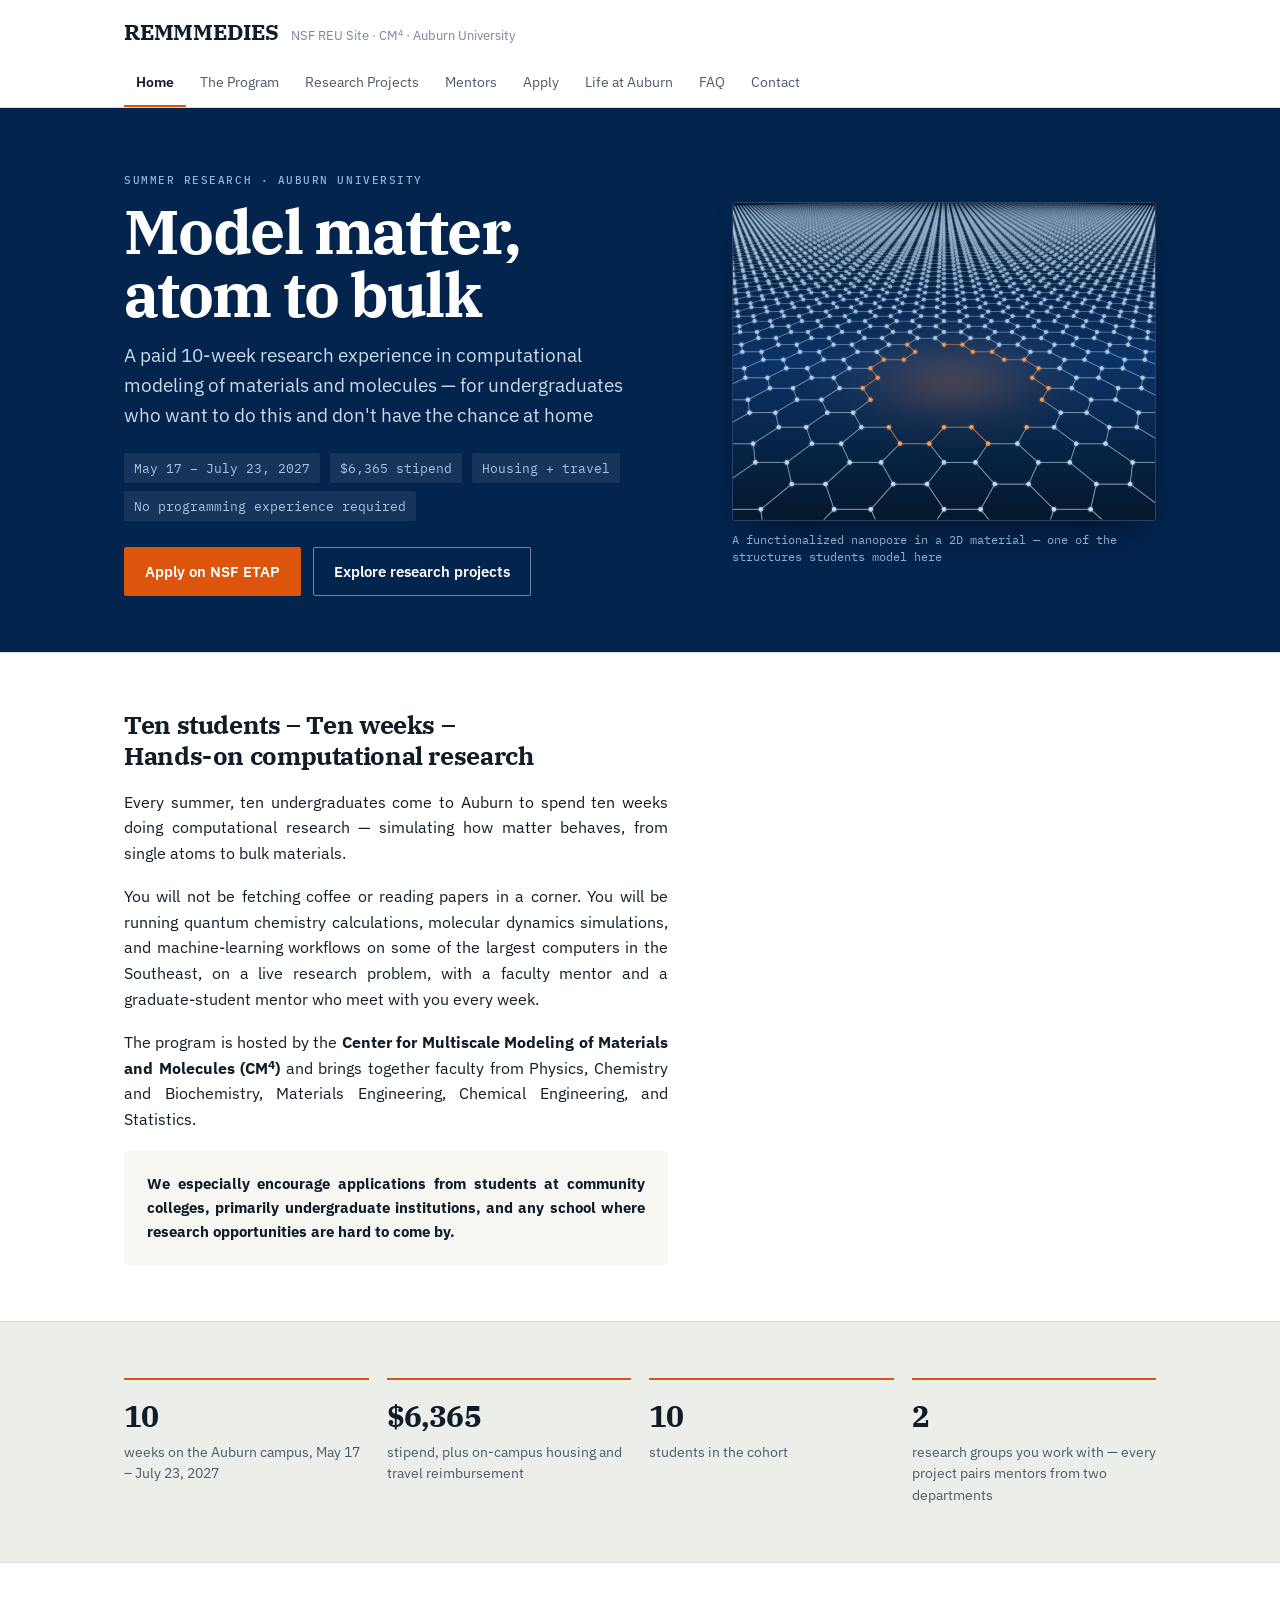
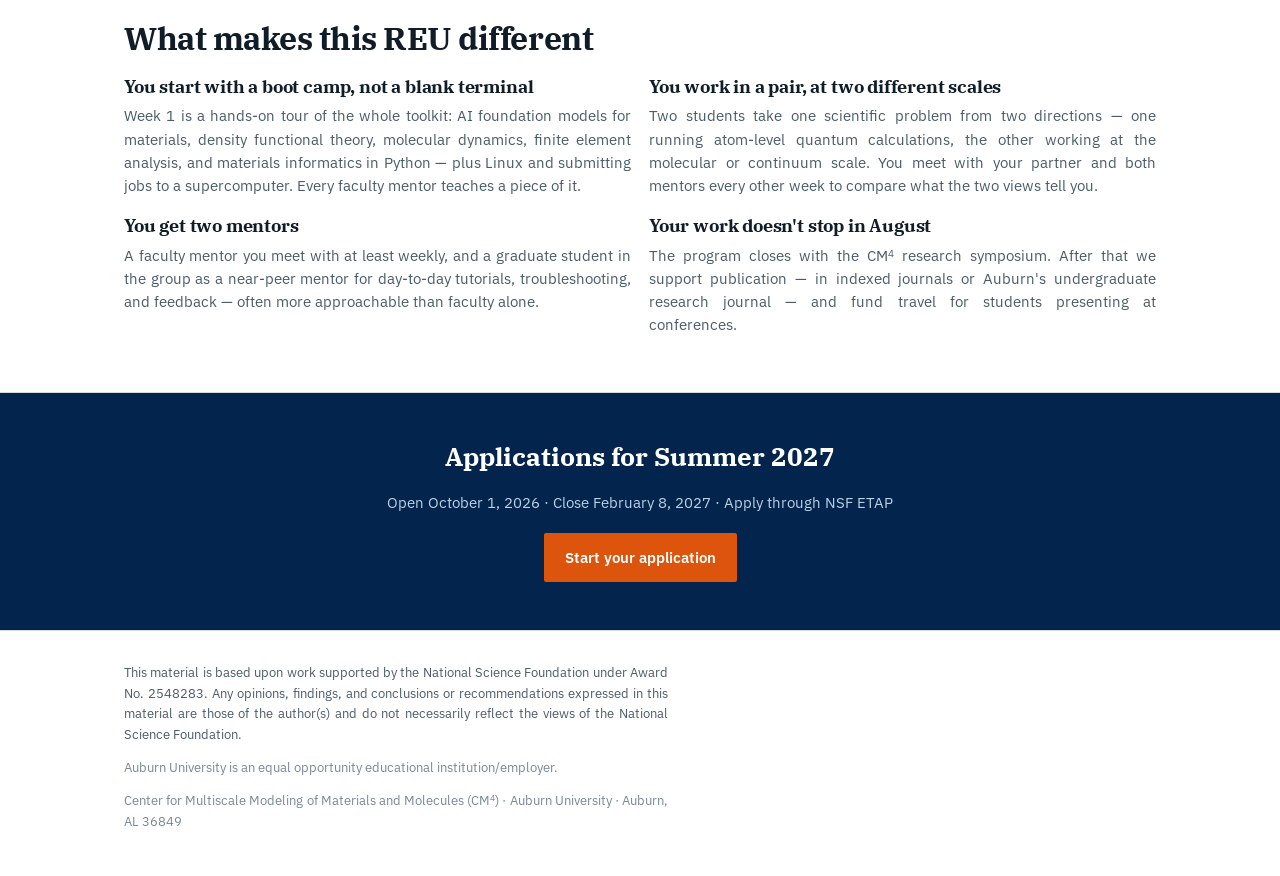
<file: index.html>
<!doctype html>
<html lang="en">
<head>
<meta charset="utf-8">
<meta name="viewport" content="width=device-width, initial-scale=1">
<title>REMMMEDIES REU at Auburn University · REMMMEDIES REU</title>
<meta name="description" content="A paid 10-week NSF REU in computational modeling of materials and molecules at Auburn University. $6,365 stipend, on-campus housing and travel reimbursement. No programming experience required.">
<meta property="og:title" content="REMMMEDIES REU at Auburn University · REMMMEDIES REU">
<meta property="og:description" content="A paid 10-week NSF REU in computational modeling of materials and molecules at Auburn University. $6,365 stipend, on-campus housing and travel reimbursement. No programming experience required.">
<meta property="og:type" content="website">
<meta name="theme-color" content="#03244D">
<link rel="icon" href="assets/img/favicon.svg" type="image/svg+xml">
<link rel="preconnect" href="https://fonts.googleapis.com">
<link rel="preconnect" href="https://fonts.gstatic.com" crossorigin>
<link rel="stylesheet" href="https://fonts.googleapis.com/css2?family=IBM+Plex+Mono:wght@400;500;600&family=IBM+Plex+Sans:wght@400;500;600;700&family=IBM+Plex+Serif:wght@400;600;700&display=swap">
<link rel="stylesheet" href="assets/css/site.css">
</head>
<body>
<a class="skip" href="#main">Skip to content</a>
<header class="mast">
  <div class="mast-inner">
    <a class="brand" href="index.html">
      <span class="mark">REMMMEDIES</span>
      <span class="sub">NSF REU Site · CM<sup>4</sup> · Auburn University</span>
    </a>
    <nav class="tabs" aria-label="Main">
      <a href="index.html" aria-current="page">Home</a>
      <a href="program.html">The Program</a>
      <a href="research.html">Research Projects</a>
      <a href="mentors.html">Mentors</a>
      <a href="apply.html">Apply</a>
      <a href="life.html">Life at Auburn</a>
      <a href="faq.html">FAQ</a>
      <a href="contact.html">Contact</a>
    </nav>
  </div>
</header>
<main id="main">

<div class="hero">
  <div class="hero-inner">
    <div>
      <p class="eyebrow">Summer research · Auburn University</p>
      <h1>Model matter,<br>atom to bulk</h1>
      <p class="tag">A paid 10-week research experience in computational modeling of materials and molecules — for undergraduates who want to do this and don't have the chance at home</p>
      <p class="factline">
        <span>May 17 &ndash; July 23, 2027</span>
        <span>$6,365 stipend</span>
        <span>Housing + travel</span>
        <span>No programming experience required</span>
      </p>
      <p class="cta-row">
        <a class="btn btn-primary" href="apply.html">Apply on NSF ETAP</a>
        <a class="btn btn-ghost" href="research.html">Explore research projects</a>
      </p>
    </div>
    <figure class="heroart">
      <img src="assets/img/hero-lattice.jpg" width="1600" height="1200"
           alt="A rendered two-dimensional honeycomb lattice seen in perspective, with a circular nanopore at its centre whose rim atoms are chemically passivated.">
      <figcaption>A functionalized nanopore in a 2D material — one of the structures students model here</figcaption>
    </figure>
  </div>
</div>

<section class="band paper">
  <div class="wrap stack">
    <h2 class="sec sec-sm narrow">Ten students &ndash; Ten weeks &ndash; Hands-on computational research</h2>
    <div class="narrow stack">
      <p>Every summer, ten undergraduates come to Auburn to spend ten weeks doing computational research — simulating how matter behaves, from single atoms to bulk materials.</p>
      <p>You will not be fetching coffee or reading papers in a corner. You will be running quantum chemistry calculations, molecular dynamics simulations, and machine-learning workflows on some of the largest computers in the Southeast, on a live research problem, with a faculty mentor and a graduate-student mentor who meet with you every week.</p>
      <p>The program is hosted by the <strong>Center for Multiscale Modeling of Materials and Molecules (CM<sup>4</sup>)</strong> and brings together faculty from Physics, Chemistry and Biochemistry, Materials Engineering, Chemical Engineering, and Statistics.</p>
    </div>
    <div class="callout warm narrow">
      <p><strong>We especially encourage applications from students at community colleges, primarily undergraduate institutions, and any school where research opportunities are hard to come by.</strong></p>
    </div>
  </div>
</section>

<section class="band tint">
  <div class="wrap">
    <div class="grid g4">
      <div class="stat"><span class="n">10</span><span class="l">weeks on the Auburn campus, May 17 &ndash; July 23, 2027</span></div>
      <div class="stat"><span class="n">$6,365</span><span class="l">stipend, plus on-campus housing and travel reimbursement</span></div>
      <div class="stat"><span class="n">10</span><span class="l">students in the cohort</span></div>
      <div class="stat"><span class="n">2</span><span class="l">research groups you work with &mdash; every project pairs mentors from two departments</span></div>
    </div>
  </div>
</section>

<section class="band paper">
  <div class="wrap stack">
    <h2 class="sec">What makes this REU different</h2>
    <div class="grid g2">
      <div class="point">
        <h3>You start with a boot camp, not a blank terminal</h3>
        <p>Week 1 is a hands-on tour of the whole toolkit: AI foundation models for materials, density functional theory, molecular dynamics, finite element analysis, and materials informatics in Python — plus Linux and submitting jobs to a supercomputer. Every faculty mentor teaches a piece of it.</p>
      </div>
      <div class="point">
        <h3>You work in a pair, at two different scales</h3>
        <p>Two students take one scientific problem from two directions — one running atom-level quantum calculations, the other working at the molecular or continuum scale. You meet with your partner and both mentors every other week to compare what the two views tell you.</p>
      </div>
      <div class="point">
        <h3>You get two mentors</h3>
        <p>A faculty mentor you meet with at least weekly, and a graduate student in the group as a near-peer mentor for day-to-day tutorials, troubleshooting, and feedback — often more approachable than faculty alone.</p>
      </div>
      <div class="point">
        <h3>Your work doesn't stop in August</h3>
        <p>The program closes with the CM<sup>4</sup> research symposium. After that we support publication — in indexed journals or Auburn's undergraduate research journal — and fund travel for students presenting at conferences.</p>
      </div>
    </div>
  </div>
</section>

<section class="ctaband">
  <div class="wrap stack">
    <h2>Applications for Summer 2027</h2>
    <p>Open October 1, 2026 · Close February 8, 2027 · Apply through NSF ETAP</p>
    <p><a class="btn btn-primary" href="apply.html">Start your application</a></p>
  </div>
</section>
</main>
<footer class="site">
  <div class="wrap">
    <p class="ack">This material is based upon work supported by the National Science Foundation under Award No. 2548283. Any opinions, findings, and conclusions or recommendations expressed in this material are those of the author(s) and do not necessarily reflect the views of the National Science Foundation.</p>
    <p>Auburn University is an equal opportunity educational institution/employer.</p>
    <p>Center for Multiscale Modeling of Materials and Molecules (CM<sup>4</sup>) · Auburn University · Auburn, AL 36849</p>
  </div>
</footer>
</body>
</html>
</file>
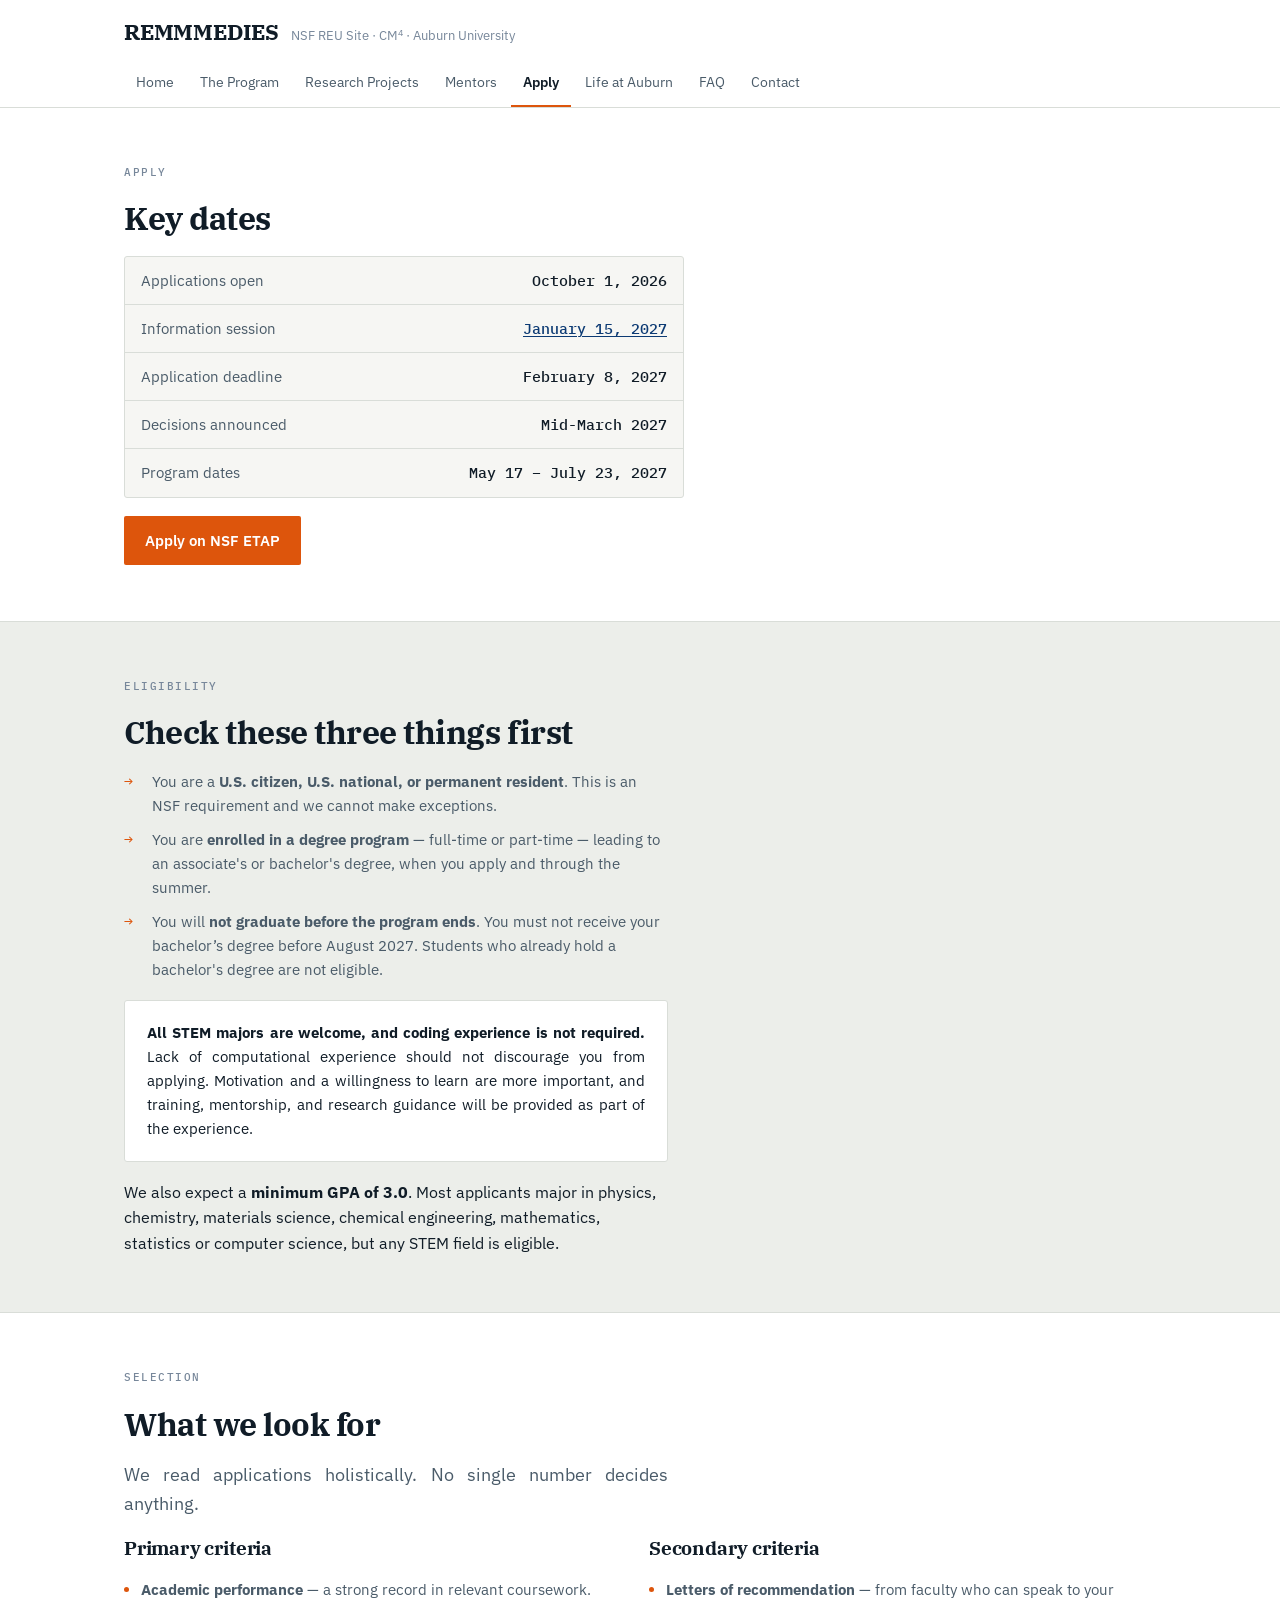
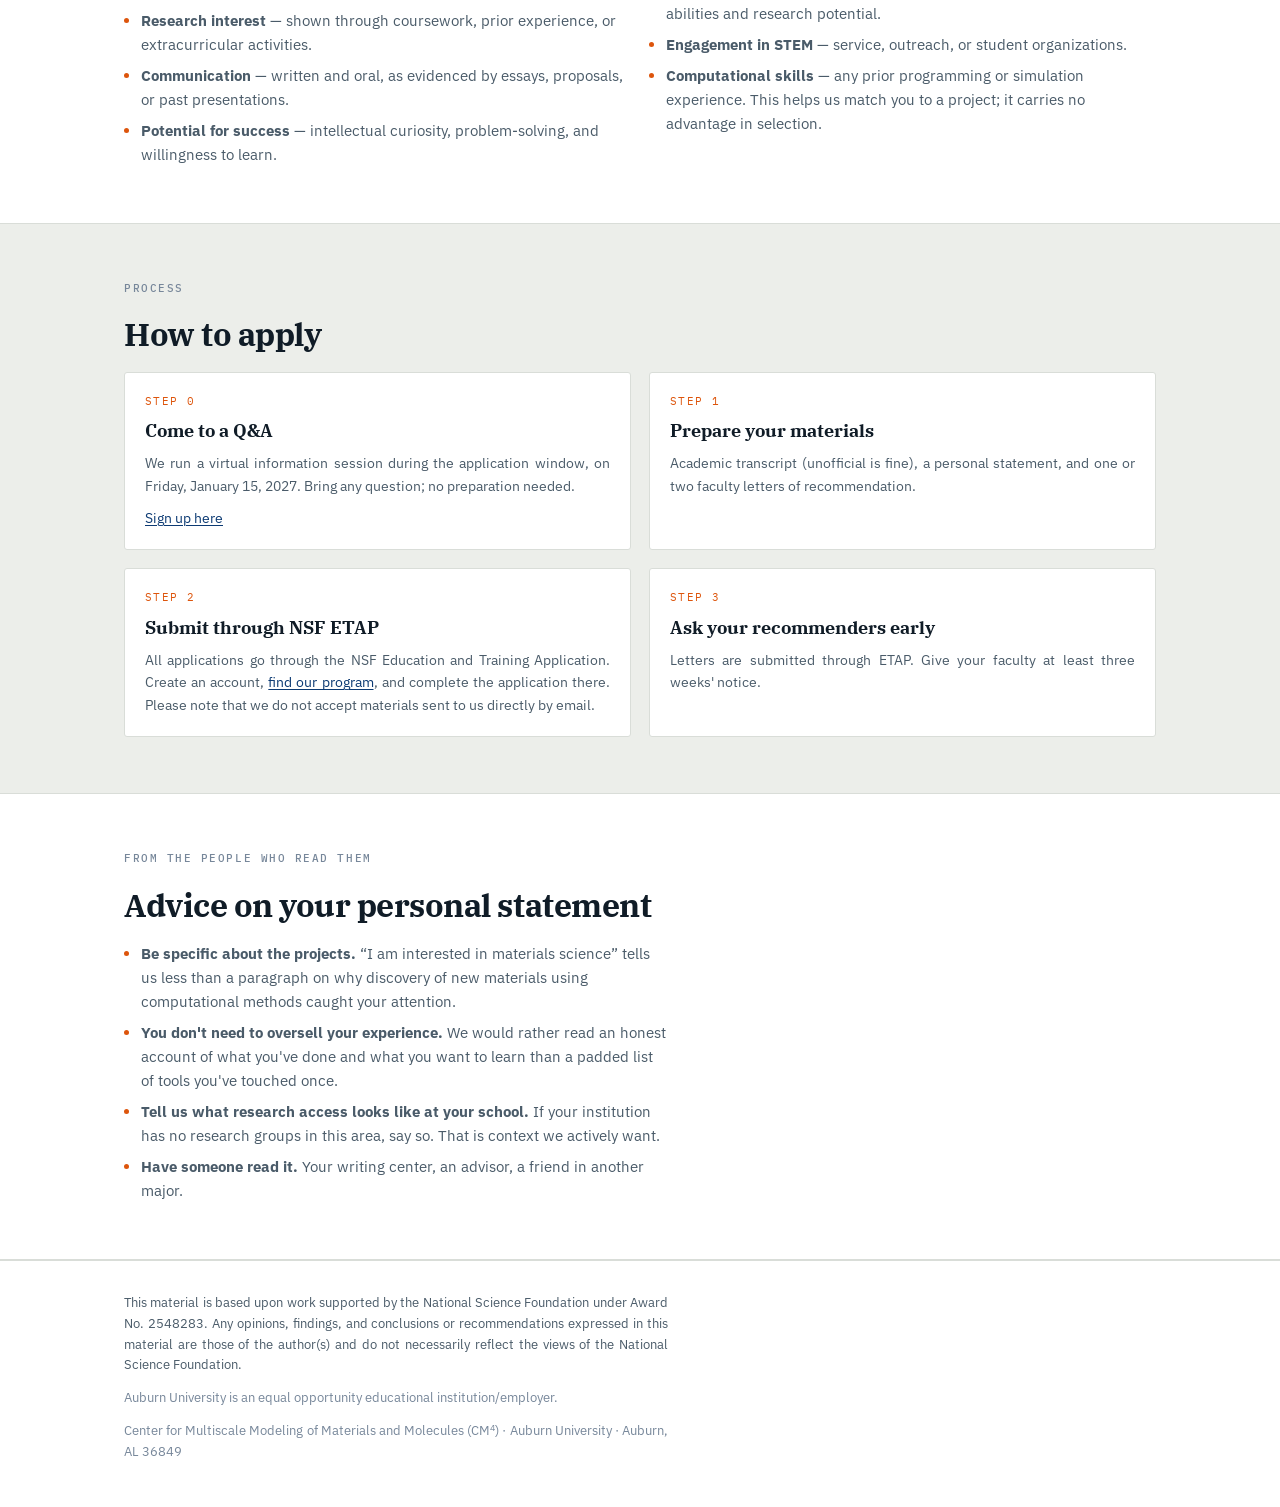
<file: apply.html>
<!doctype html>
<html lang="en">
<head>
<meta charset="utf-8">
<meta name="viewport" content="width=device-width, initial-scale=1">
<title>Apply · REMMMEDIES REU</title>
<meta name="description" content="Eligibility, selection criteria, key dates and how to apply through NSF ETAP.">
<meta property="og:title" content="Apply · REMMMEDIES REU">
<meta property="og:description" content="Eligibility, selection criteria, key dates and how to apply through NSF ETAP.">
<meta property="og:type" content="website">
<meta name="theme-color" content="#03244D">
<link rel="icon" href="assets/img/favicon.svg" type="image/svg+xml">
<link rel="preconnect" href="https://fonts.googleapis.com">
<link rel="preconnect" href="https://fonts.gstatic.com" crossorigin>
<link rel="stylesheet" href="https://fonts.googleapis.com/css2?family=IBM+Plex+Mono:wght@400;500;600&family=IBM+Plex+Sans:wght@400;500;600;700&family=IBM+Plex+Serif:wght@400;600;700&display=swap">
<link rel="stylesheet" href="assets/css/site.css">
</head>
<body>
<a class="skip" href="#main">Skip to content</a>
<header class="mast">
  <div class="mast-inner">
    <a class="brand" href="index.html">
      <span class="mark">REMMMEDIES</span>
      <span class="sub">NSF REU Site · CM<sup>4</sup> · Auburn University</span>
    </a>
    <nav class="tabs" aria-label="Main">
      <a href="index.html">Home</a>
      <a href="program.html">The Program</a>
      <a href="research.html">Research Projects</a>
      <a href="mentors.html">Mentors</a>
      <a href="apply.html" aria-current="page">Apply</a>
      <a href="life.html">Life at Auburn</a>
      <a href="faq.html">FAQ</a>
      <a href="contact.html">Contact</a>
    </nav>
  </div>
</header>
<main id="main">

<section class="band paper">
  <div class="wrap stack">
    <p class="eyebrow">Apply</p>
    <h1 class="sec">Key dates</h1>
    <div class="kv">
      <div><span class="k">Applications open</span><span class="v">October 1, 2026</span></div>
      <div><span class="k">Information session</span><span class="v"><a href="https://auburn.qualtrics.com/jfe/form/SV_bDFC5hI9jSDScSy">January 15, 2027</a></span></div>
      <div><span class="k">Application deadline</span><span class="v">February 8, 2027</span></div>
      <div><span class="k">Decisions announced</span><span class="v">Mid-March 2027</span></div>
      <div><span class="k">Program dates</span><span class="v">May 17 &ndash; July 23, 2027</span></div>
    </div>
    <p><a class="btn btn-primary" href="https://etap.nsf.gov/search">Apply on NSF ETAP</a></p>
  </div>
</section>

<section class="band tint">
  <div class="wrap stack">
    <p class="eyebrow">Eligibility</p>
    <h2 class="sec">Check these three things first</h2>
    <ul class="tick">
      <li>You are a <strong>U.S. citizen, U.S. national, or permanent resident</strong>. This is an NSF requirement and we cannot make exceptions.</li>
      <li>You are <strong>enrolled in a degree program</strong> — full-time or part-time — leading to an associate's or bachelor's degree, when you apply and through the summer.</li>
      <li>You will <strong>not graduate before the program ends</strong>. You must not receive your bachelor&rsquo;s degree before August 2027. Students who already hold a bachelor's degree are not eligible.</li>
    </ul>
    <div class="callout narrow">
      <p><strong>All STEM majors are welcome, and coding experience is not required.</strong> Lack of computational experience should not discourage you from applying. Motivation and a willingness to learn are more important, and training, mentorship, and research guidance will be provided as part of the experience.</p>
    </div>
    <p class="narrow">We also expect a <strong>minimum GPA of 3.0</strong>. Most applicants major in physics, chemistry, materials science, chemical engineering, mathematics, statistics or computer science, but any STEM field is eligible.</p>
  </div>
</section>

<section class="band paper">
  <div class="wrap stack">
    <p class="eyebrow">Selection</p>
    <h2 class="sec">What we look for</h2>
    <p class="lede">We read applications holistically. No single number decides anything.</p>
    <div class="grid g2">
      <div class="stack">
        <h3 class="sub">Primary criteria</h3>
        <ul class="clean">
          <li><strong>Academic performance</strong> — a strong record in relevant coursework.</li>
          <li><strong>Research interest</strong> — shown through coursework, prior experience, or extracurricular activities.</li>
          <li><strong>Communication</strong> — written and oral, as evidenced by essays, proposals, or past presentations.</li>
          <li><strong>Potential for success</strong> — intellectual curiosity, problem-solving, and willingness to learn.</li>
        </ul>
      </div>
      <div class="stack">
        <h3 class="sub">Secondary criteria</h3>
        <ul class="clean">
          <li><strong>Letters of recommendation</strong> — from faculty who can speak to your abilities and research potential.</li>
          <li><strong>Engagement in STEM</strong> — service, outreach, or student organizations.</li>
          <li><strong>Computational skills</strong> — any prior programming or simulation experience. This helps us match you to a project; it carries no advantage in selection.</li>
        </ul>
      </div>
    </div>
  </div>
</section>

<section class="band tint">
  <div class="wrap stack">
    <p class="eyebrow">Process</p>
    <h2 class="sec">How to apply</h2>
    <div class="grid g2">
      <div class="proj"><p class="num">STEP 0</p><h3>Come to a Q&amp;A</h3><p class="d">We run a virtual information session during the application window, on Friday, January 15, 2027. Bring any question; no preparation needed.</p><p class="d"><a href="https://auburn.qualtrics.com/jfe/form/SV_bDFC5hI9jSDScSy">Sign up here</a></p></div>
      <div class="proj"><p class="num">STEP 1</p><h3>Prepare your materials</h3><p class="d">Academic transcript (unofficial is fine), a personal statement, and one or two faculty letters of recommendation.</p></div>
      <div class="proj"><p class="num">STEP 2</p><h3>Submit through NSF ETAP</h3><p class="d">All applications go through the NSF Education and Training Application. Create an account, <a href="https://etap.nsf.gov/search">find our program</a>, and complete the application there. Please note that we do not accept materials sent to us directly by email.</p></div>
      <div class="proj"><p class="num">STEP 3</p><h3>Ask your recommenders early</h3><p class="d">Letters are submitted through ETAP. Give your faculty at least three weeks' notice.</p></div>
    </div>
  </div>
</section>

<section class="band paper">
  <div class="wrap stack narrow">
    <p class="eyebrow">From the people who read them</p>
    <h2 class="sec">Advice on your personal statement</h2>
    <ul class="clean">
      <li><strong>Be specific about the projects.</strong> &ldquo;I am interested in materials science&rdquo; tells us less than a paragraph on why discovery of new materials using computational methods caught your attention.</li>
      <li><strong>You don't need to oversell your experience.</strong> We would rather read an honest account of what you've done and what you want to learn than a padded list of tools you've touched once.</li>
      <li><strong>Tell us what research access looks like at your school.</strong> If your institution has no research groups in this area, say so. That is context we actively want.</li>
      <li><strong>Have someone read it.</strong> Your writing center, an advisor, a friend in another major.</li>
    </ul>
  </div>
</section>
</main>
<footer class="site">
  <div class="wrap">
    <p class="ack">This material is based upon work supported by the National Science Foundation under Award No. 2548283. Any opinions, findings, and conclusions or recommendations expressed in this material are those of the author(s) and do not necessarily reflect the views of the National Science Foundation.</p>
    <p>Auburn University is an equal opportunity educational institution/employer.</p>
    <p>Center for Multiscale Modeling of Materials and Molecules (CM<sup>4</sup>) · Auburn University · Auburn, AL 36849</p>
  </div>
</footer>
</body>
</html>
</file>
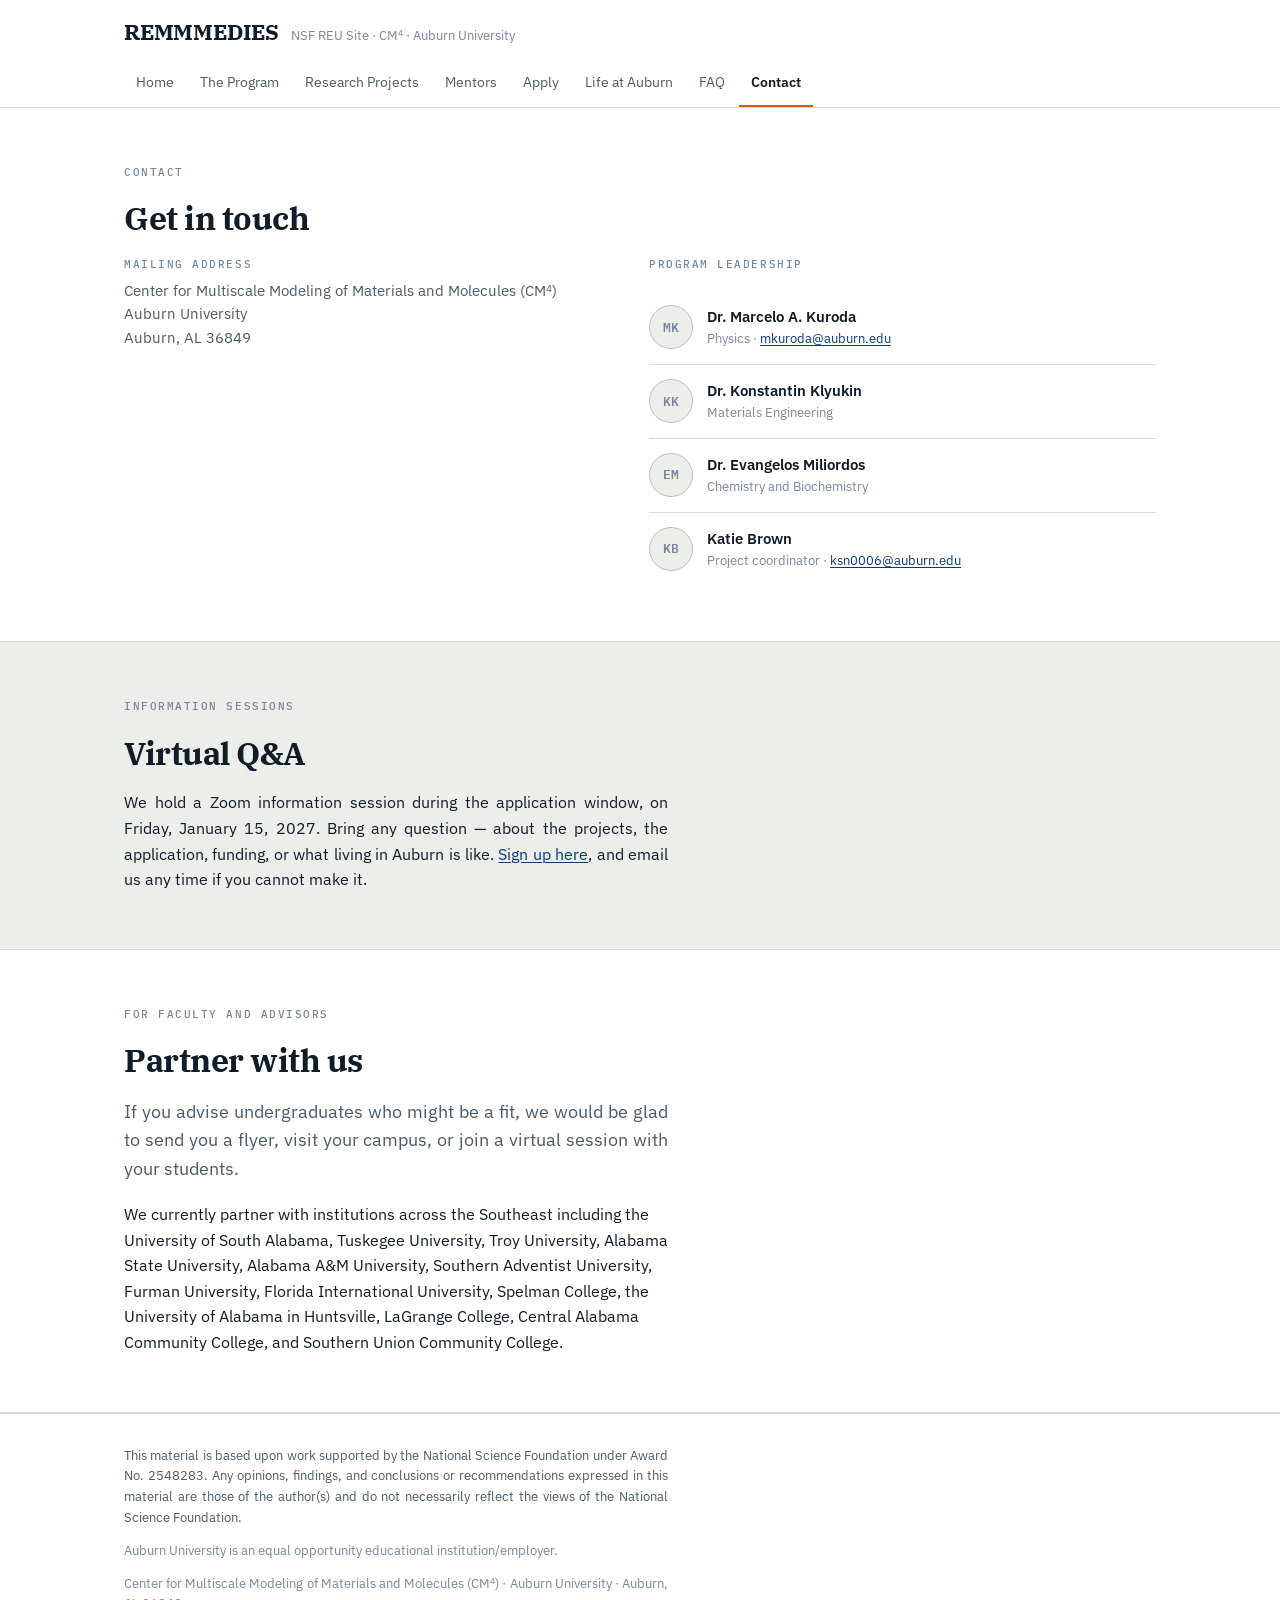
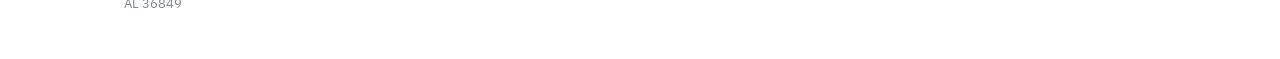
<file: contact.html>
<!doctype html>
<html lang="en">
<head>
<meta charset="utf-8">
<meta name="viewport" content="width=device-width, initial-scale=1">
<title>Contact · REMMMEDIES REU</title>
<meta name="description" content="How to reach the program leadership, information sessions, and partnership information for faculty and advisors.">
<meta property="og:title" content="Contact · REMMMEDIES REU">
<meta property="og:description" content="How to reach the program leadership, information sessions, and partnership information for faculty and advisors.">
<meta property="og:type" content="website">
<meta name="theme-color" content="#03244D">
<link rel="icon" href="assets/img/favicon.svg" type="image/svg+xml">
<link rel="preconnect" href="https://fonts.googleapis.com">
<link rel="preconnect" href="https://fonts.gstatic.com" crossorigin>
<link rel="stylesheet" href="https://fonts.googleapis.com/css2?family=IBM+Plex+Mono:wght@400;500;600&family=IBM+Plex+Sans:wght@400;500;600;700&family=IBM+Plex+Serif:wght@400;600;700&display=swap">
<link rel="stylesheet" href="assets/css/site.css">
</head>
<body>
<a class="skip" href="#main">Skip to content</a>
<header class="mast">
  <div class="mast-inner">
    <a class="brand" href="index.html">
      <span class="mark">REMMMEDIES</span>
      <span class="sub">NSF REU Site · CM<sup>4</sup> · Auburn University</span>
    </a>
    <nav class="tabs" aria-label="Main">
      <a href="index.html">Home</a>
      <a href="program.html">The Program</a>
      <a href="research.html">Research Projects</a>
      <a href="mentors.html">Mentors</a>
      <a href="apply.html">Apply</a>
      <a href="life.html">Life at Auburn</a>
      <a href="faq.html">FAQ</a>
      <a href="contact.html" aria-current="page">Contact</a>
    </nav>
  </div>
</header>
<main id="main">

<section class="band paper">
  <div class="wrap stack">
    <p class="eyebrow">Contact</p>
    <h1 class="sec">Get in touch</h1>
    <div class="grid g2">
      <div class="stack">
        <div>
          <p class="eyebrow">Mailing address</p>
          <p class="addr">Center for Multiscale Modeling of Materials and Molecules (CM<sup>4</sup>)<br>Auburn University<br>Auburn, AL 36849</p>
        </div>
      </div>
      <div class="stack">
        <p class="eyebrow">Program leadership</p>
        <div class="peoplecol">
          <div class="person"><span class="avatar" aria-hidden="true">MK</span><span class="pbody"><span class="nm">Dr. Marcelo A. Kuroda</span><span class="rl">Physics &middot; <a href="mailto:mkuroda@auburn.edu">mkuroda@auburn.edu</a></span></span></div>
          <div class="person"><span class="avatar" aria-hidden="true">KK</span><span class="pbody"><span class="nm">Dr. Konstantin Klyukin</span><span class="rl">Materials Engineering</span></span></div>
          <div class="person"><span class="avatar" aria-hidden="true">EM</span><span class="pbody"><span class="nm">Dr. Evangelos Miliordos</span><span class="rl">Chemistry and Biochemistry</span></span></div>
          <div class="person"><span class="avatar" aria-hidden="true">KB</span><span class="pbody"><span class="nm">Katie Brown</span><span class="rl">Project coordinator &middot; <a href="mailto:ksn0006@auburn.edu">ksn0006@auburn.edu</a></span></span></div>
        </div>
      </div>
    </div>
  </div>
</section>

<section class="band tint">
  <div class="wrap stack narrow">
    <p class="eyebrow">Information sessions</p>
    <h2 class="sec">Virtual Q&amp;A</h2>
    <p>We hold a Zoom information session during the application window, on Friday, January 15, 2027. Bring any question — about the projects, the application, funding, or what living in Auburn is like. <a href="https://auburn.qualtrics.com/jfe/form/SV_bDFC5hI9jSDScSy">Sign up here</a>, and email us any time if you cannot make it.</p>
  </div>
</section>

<section class="band paper">
  <div class="wrap stack">
    <p class="eyebrow">For faculty and advisors</p>
    <h2 class="sec">Partner with us</h2>
    <p class="lede">If you advise undergraduates who might be a fit, we would be glad to send you a flyer, visit your campus, or join a virtual session with your students.</p>
    <p class="narrow">We currently partner with institutions across the Southeast including the University of South Alabama, Tuskegee University, Troy University, Alabama State University, Alabama A&amp;M University, Southern Adventist University, Furman University, Florida International University, Spelman College, the University of Alabama in Huntsville, LaGrange College, Central Alabama Community College, and Southern Union Community College.</p>
  </div>
</section>
</main>
<footer class="site">
  <div class="wrap">
    <p class="ack">This material is based upon work supported by the National Science Foundation under Award No. 2548283. Any opinions, findings, and conclusions or recommendations expressed in this material are those of the author(s) and do not necessarily reflect the views of the National Science Foundation.</p>
    <p>Auburn University is an equal opportunity educational institution/employer.</p>
    <p>Center for Multiscale Modeling of Materials and Molecules (CM<sup>4</sup>) · Auburn University · Auburn, AL 36849</p>
  </div>
</footer>
</body>
</html>
</file>
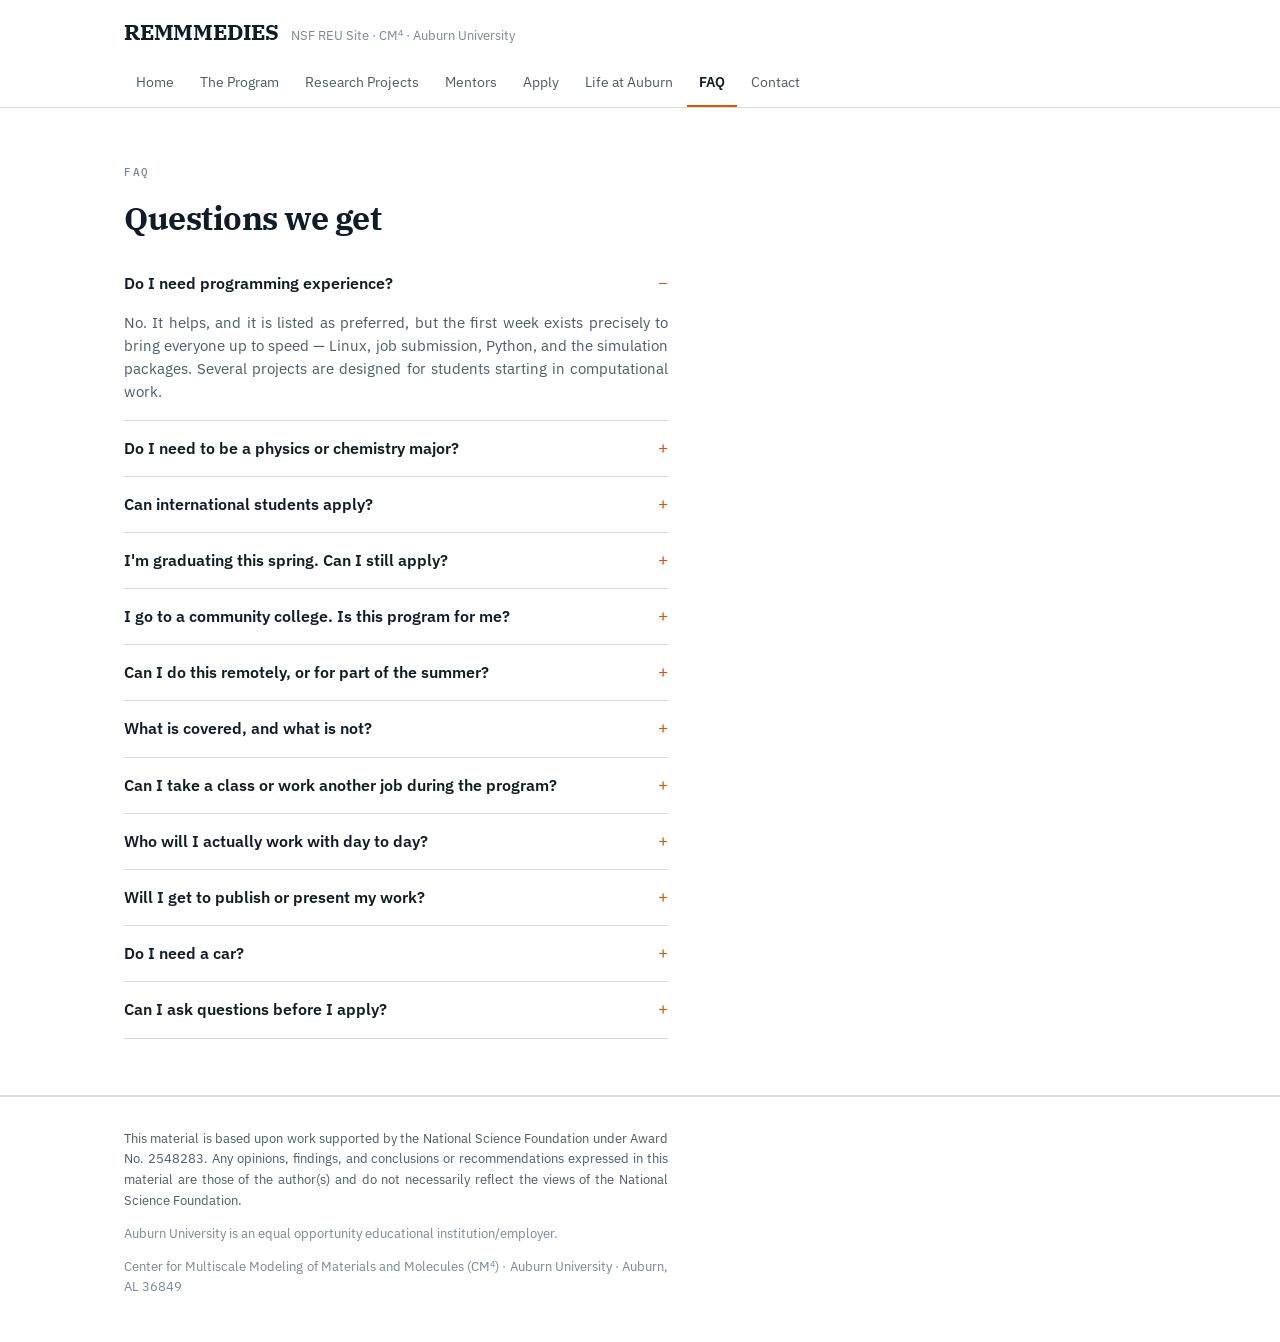
<file: faq.html>
<!doctype html>
<html lang="en">
<head>
<meta charset="utf-8">
<meta name="viewport" content="width=device-width, initial-scale=1">
<title>Frequently Asked Questions · REMMMEDIES REU</title>
<meta name="description" content="Answers to the questions we get most often about eligibility, experience required, matching, and the summer itself.">
<meta property="og:title" content="Frequently Asked Questions · REMMMEDIES REU">
<meta property="og:description" content="Answers to the questions we get most often about eligibility, experience required, matching, and the summer itself.">
<meta property="og:type" content="website">
<meta name="theme-color" content="#03244D">
<link rel="icon" href="assets/img/favicon.svg" type="image/svg+xml">
<link rel="preconnect" href="https://fonts.googleapis.com">
<link rel="preconnect" href="https://fonts.gstatic.com" crossorigin>
<link rel="stylesheet" href="https://fonts.googleapis.com/css2?family=IBM+Plex+Mono:wght@400;500;600&family=IBM+Plex+Sans:wght@400;500;600;700&family=IBM+Plex+Serif:wght@400;600;700&display=swap">
<link rel="stylesheet" href="assets/css/site.css">
</head>
<body>
<a class="skip" href="#main">Skip to content</a>
<header class="mast">
  <div class="mast-inner">
    <a class="brand" href="index.html">
      <span class="mark">REMMMEDIES</span>
      <span class="sub">NSF REU Site · CM<sup>4</sup> · Auburn University</span>
    </a>
    <nav class="tabs" aria-label="Main">
      <a href="index.html">Home</a>
      <a href="program.html">The Program</a>
      <a href="research.html">Research Projects</a>
      <a href="mentors.html">Mentors</a>
      <a href="apply.html">Apply</a>
      <a href="life.html">Life at Auburn</a>
      <a href="faq.html" aria-current="page">FAQ</a>
      <a href="contact.html">Contact</a>
    </nav>
  </div>
</header>
<main id="main">

<section class="band paper">
  <div class="wrap stack">
    <p class="eyebrow">FAQ</p>
    <h1 class="sec">Questions we get</h1>
    <div class="faqlist">
      <details class="faq" open>
        <summary>Do I need programming experience?</summary>
        <p>No. It helps, and it is listed as preferred, but the first week exists precisely to bring everyone up to speed — Linux, job submission, Python, and the simulation packages. Several projects are designed for students starting in computational work.</p>
      </details>
      <details class="faq">
        <summary>Do I need to be a physics or chemistry major?</summary>
        <p>No. We take students from physics, chemistry, materials science and engineering, chemical engineering, mathematics, statistics, computer science, and related STEM fields. What matters is interest in computational research.</p>
      </details>
      <details class="faq">
        <summary>Can international students apply?</summary>
        <p>Unfortunately not. NSF requires REU participants to be U.S. citizens, U.S. nationals, or permanent residents. This is a condition of the funding and we have no discretion over it.</p>
      </details>
      <details class="faq">
        <summary>I'm graduating this spring. Can I still apply?</summary>
        <p>No — you must still be enrolled in an undergraduate degree program through the summer and cannot have received your bachelor's degree before the program ends.</p>
      </details>
      <details class="faq">
        <summary>I go to a community college. Is this program for me?</summary>
        <p>Yes. The program is designed for students who want research experience in computational modeling and don't have access to it at their home institution. Community college students are welcome to apply.</p>
      </details>
      <details class="faq">
        <summary>Can I do this remotely, or for part of the summer?</summary>
        <p>No. The program is in person in Auburn for the full ten weeks. Being physically present with your partner, your mentors, and the cohort is central to how the program works.</p>
      </details>
      <details class="faq">
        <summary>What is covered, and what is not?</summary>
        <p>On-campus housing is provided for the full ten weeks, and travel to and from Auburn is reimbursed. Meals are not included — you cover your own food out of the $6,365 stipend.</p>
      </details>
      <details class="faq">
        <summary>Can I take a class or work another job during the program?</summary>
        <p>The program is a full-time commitment. Please plan not to enroll in summer coursework or hold another job during the ten weeks.</p>
      </details>
      <details class="faq">
        <summary>Who will I actually work with day to day?</summary>
        <p>Your faculty mentor, whom you meet with at least weekly; a graduate student in their group as your near-peer mentor; and your project partner, the other REU student working on the same problem at a different scale.</p>
      </details>
      <details class="faq">
        <summary>Will I get to publish or present my work?</summary>
        <p>Many participants do. We support publication in indexed journals or in the Auburn University Journal of Undergraduate Scholarship, and provide partial travel funding for students presenting at conferences after the program.</p>
      </details>
      <details class="faq">
        <summary>Do I need a car?</summary>
        <p>No. Campus is walkable and Auburn runs a campus transit system. Parking is available if you do drive; ask us about a summer permit.</p>
      </details>
      <details class="faq">
        <summary>Can I ask questions before I apply?</summary>
        <p>Yes. We hold a virtual information session on Friday, January 15, 2027, about three weeks before the deadline. Bring any question — about the projects, the application, funding, or what living in Auburn is like. <a href="https://auburn.qualtrics.com/jfe/form/SV_bDFC5hI9jSDScSy">Sign up here</a>.</p>
      </details>
    </div>
  </div>
</section>
</main>
<footer class="site">
  <div class="wrap">
    <p class="ack">This material is based upon work supported by the National Science Foundation under Award No. 2548283. Any opinions, findings, and conclusions or recommendations expressed in this material are those of the author(s) and do not necessarily reflect the views of the National Science Foundation.</p>
    <p>Auburn University is an equal opportunity educational institution/employer.</p>
    <p>Center for Multiscale Modeling of Materials and Molecules (CM<sup>4</sup>) · Auburn University · Auburn, AL 36849</p>
  </div>
</footer>
</body>
</html>
</file>
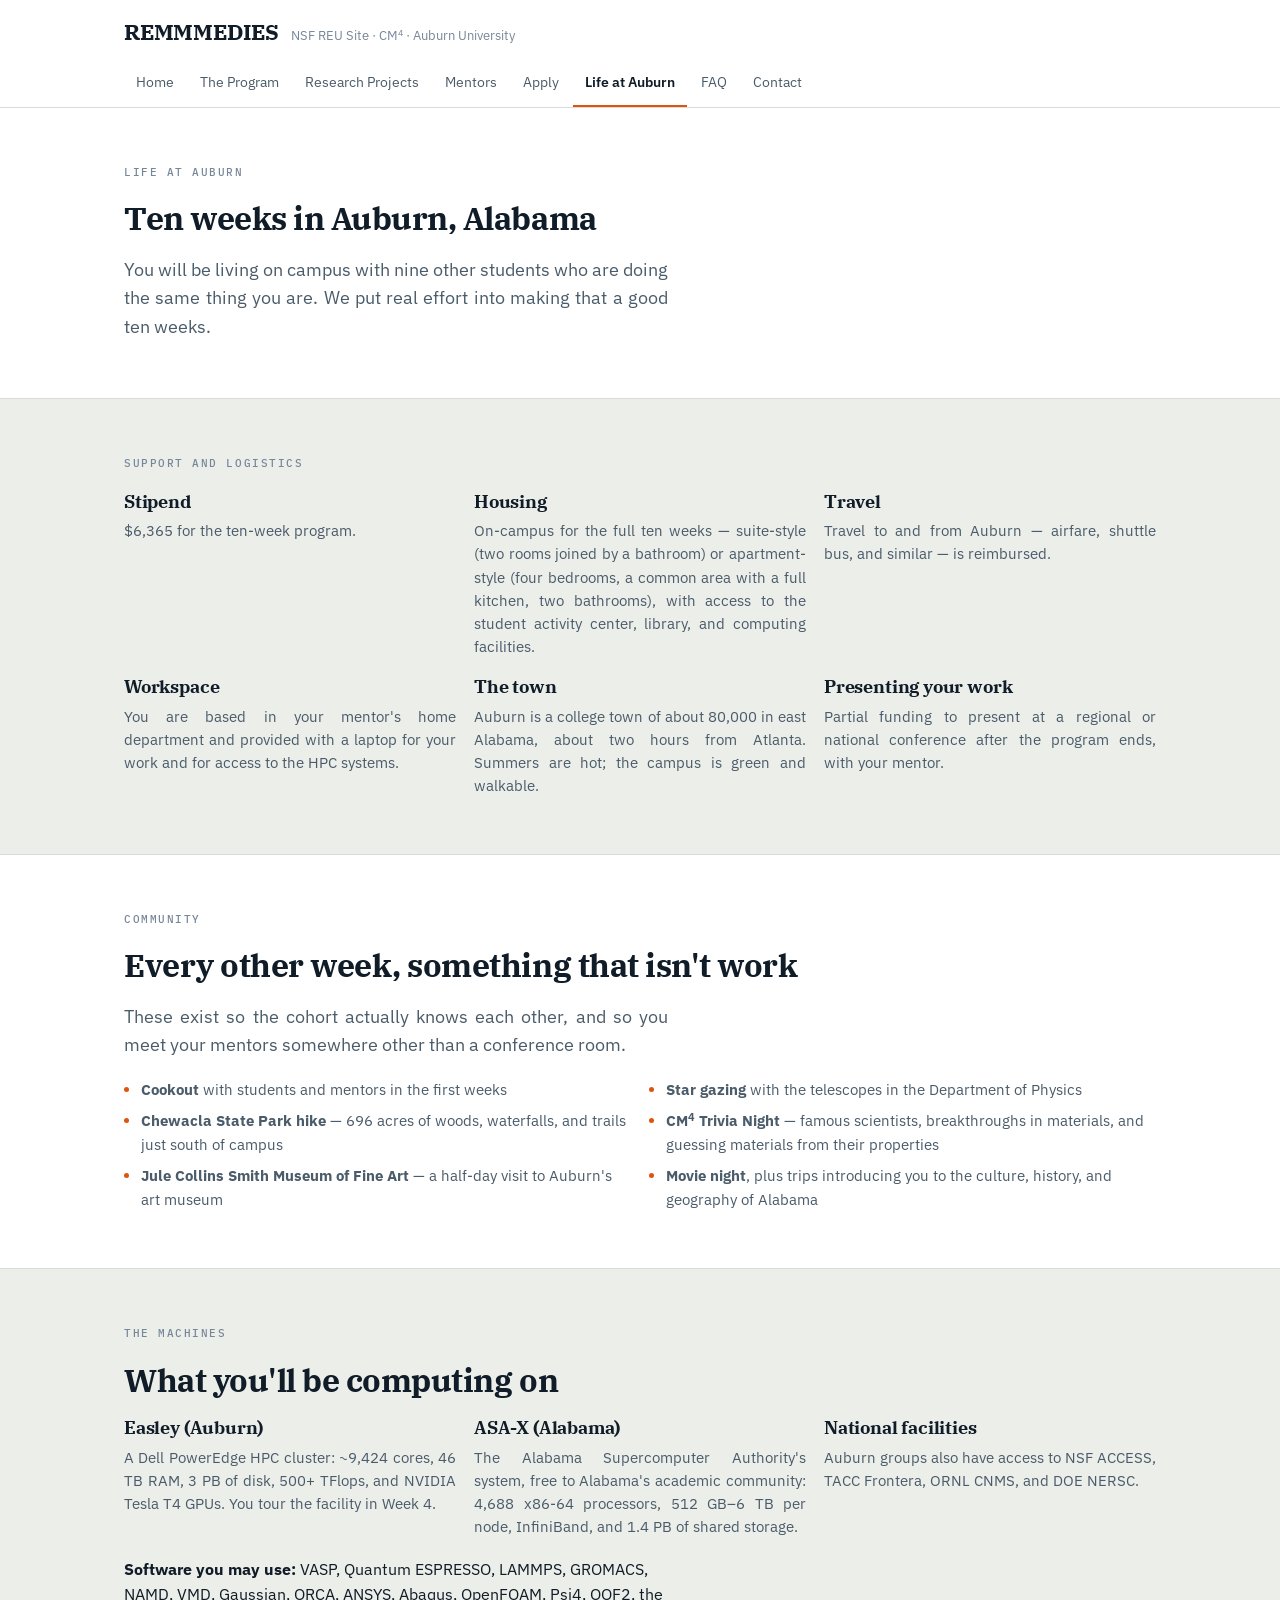
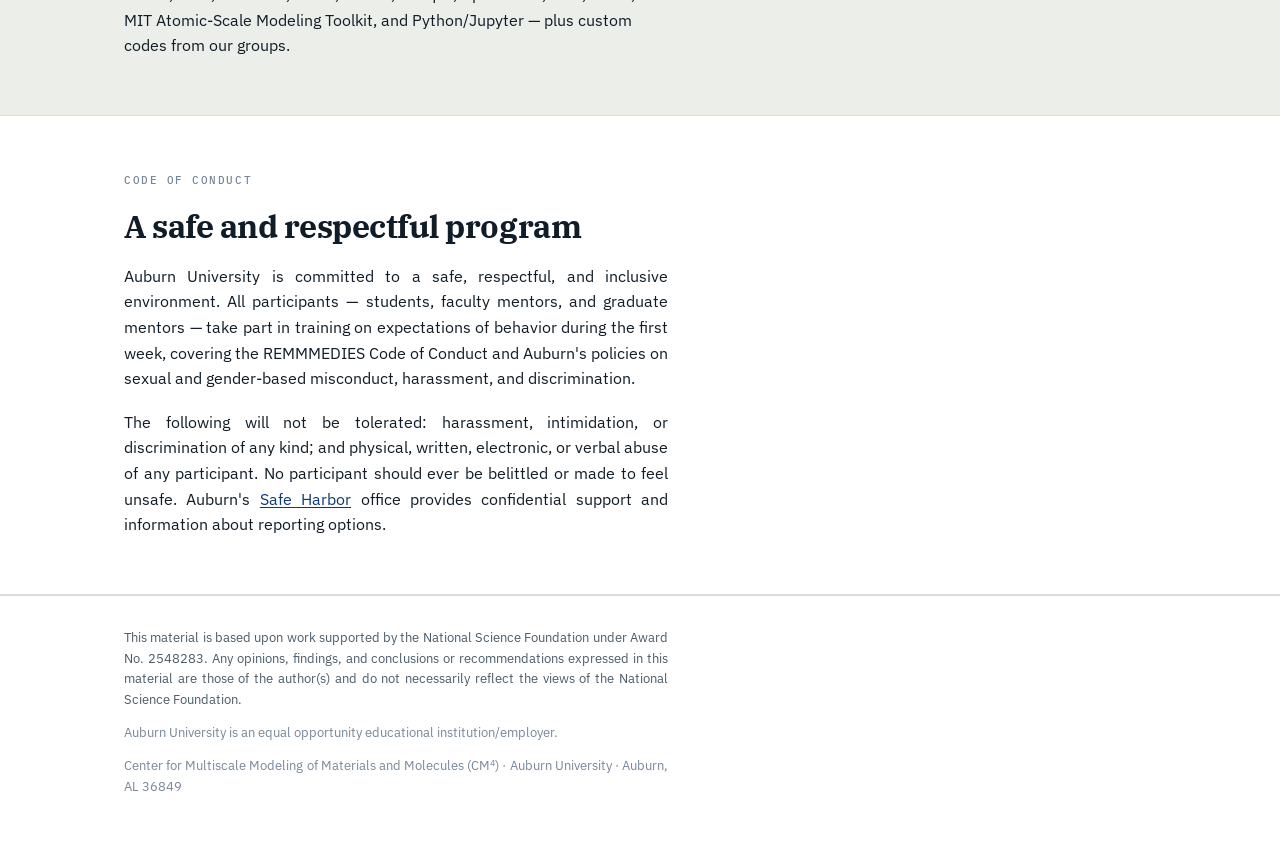
<file: life.html>
<!doctype html>
<html lang="en">
<head>
<meta charset="utf-8">
<meta name="viewport" content="width=device-width, initial-scale=1">
<title>Life at Auburn · REMMMEDIES REU</title>
<meta name="description" content="Stipend, housing, travel, computing resources and community life during the ten weeks.">
<meta property="og:title" content="Life at Auburn · REMMMEDIES REU">
<meta property="og:description" content="Stipend, housing, travel, computing resources and community life during the ten weeks.">
<meta property="og:type" content="website">
<meta name="theme-color" content="#03244D">
<link rel="icon" href="assets/img/favicon.svg" type="image/svg+xml">
<link rel="preconnect" href="https://fonts.googleapis.com">
<link rel="preconnect" href="https://fonts.gstatic.com" crossorigin>
<link rel="stylesheet" href="https://fonts.googleapis.com/css2?family=IBM+Plex+Mono:wght@400;500;600&family=IBM+Plex+Sans:wght@400;500;600;700&family=IBM+Plex+Serif:wght@400;600;700&display=swap">
<link rel="stylesheet" href="assets/css/site.css">
</head>
<body>
<a class="skip" href="#main">Skip to content</a>
<header class="mast">
  <div class="mast-inner">
    <a class="brand" href="index.html">
      <span class="mark">REMMMEDIES</span>
      <span class="sub">NSF REU Site · CM<sup>4</sup> · Auburn University</span>
    </a>
    <nav class="tabs" aria-label="Main">
      <a href="index.html">Home</a>
      <a href="program.html">The Program</a>
      <a href="research.html">Research Projects</a>
      <a href="mentors.html">Mentors</a>
      <a href="apply.html">Apply</a>
      <a href="life.html" aria-current="page">Life at Auburn</a>
      <a href="faq.html">FAQ</a>
      <a href="contact.html">Contact</a>
    </nav>
  </div>
</header>
<main id="main">

<section class="band paper">
  <div class="wrap stack">
    <p class="eyebrow">Life at Auburn</p>
    <h1 class="sec">Ten weeks in Auburn, Alabama</h1>
    <p class="lede">You will be living on campus with nine other students who are doing the same thing you are. We put real effort into making that a good ten weeks.</p>
  </div>
</section>

<section class="band tint">
  <div class="wrap stack">
    <p class="eyebrow">Support and logistics</p>
    <div class="grid g3">
      <div class="point"><h3>Stipend</h3><p>$6,365 for the ten-week program.</p></div>
      <div class="point"><h3>Housing</h3><p>On-campus for the full ten weeks — suite-style (two rooms joined by a bathroom) or apartment-style (four bedrooms, a common area with a full kitchen, two bathrooms), with access to the student activity center, library, and computing facilities.</p></div>
      <div class="point"><h3>Travel</h3><p>Travel to and from Auburn — airfare, shuttle bus, and similar — is reimbursed.</p></div>
      <div class="point"><h3>Workspace</h3><p>You are based in your mentor's home department and provided with a laptop for your work and for access to the HPC systems.</p></div>
      <div class="point"><h3>The town</h3><p>Auburn is a college town of about 80,000 in east Alabama, about two hours from Atlanta. Summers are hot; the campus is green and walkable.</p></div>
      <div class="point"><h3>Presenting your work</h3><p>Partial funding to present at a regional or national conference after the program ends, with your mentor.</p></div>
    </div>
  </div>
</section>

<section class="band paper">
  <div class="wrap stack">
    <p class="eyebrow">Community</p>
    <h2 class="sec">Every other week, something that isn't work</h2>
    <p class="lede">These exist so the cohort actually knows each other, and so you meet your mentors somewhere other than a conference room.</p>
    <div class="grid g2">
      <ul class="clean">
        <li><strong>Cookout</strong> with students and mentors in the first weeks</li>
        <li><strong>Chewacla State Park hike</strong> — 696 acres of woods, waterfalls, and trails just south of campus</li>
        <li><strong>Jule Collins Smith Museum of Fine Art</strong> — a half-day visit to Auburn's art museum</li>
      </ul>
      <ul class="clean">
        <li><strong>Star gazing</strong> with the telescopes in the Department of Physics</li>
        <li><strong>CM<sup>4</sup> Trivia Night</strong> — famous scientists, breakthroughs in materials, and guessing materials from their properties</li>
        <li><strong>Movie night</strong>, plus trips introducing you to the culture, history, and geography of Alabama</li>
      </ul>
    </div>
  </div>
</section>

<section class="band tint">
  <div class="wrap stack">
    <p class="eyebrow">The machines</p>
    <h2 class="sec">What you'll be computing on</h2>
    <div class="grid g3">
      <div class="point"><h3>Easley (Auburn)</h3><p>A Dell PowerEdge HPC cluster: ~9,424 cores, 46 TB RAM, 3 PB of disk, 500+ TFlops, and NVIDIA Tesla T4 GPUs. You tour the facility in Week 4.</p></div>
      <div class="point"><h3>ASA-X (Alabama)</h3><p>The Alabama Supercomputer Authority's system, free to Alabama's academic community: 4,688 x86-64 processors, 512 GB&ndash;6 TB per node, InfiniBand, and 1.4 PB of shared storage.</p></div>
      <div class="point"><h3>National facilities</h3><p>Auburn groups also have access to NSF ACCESS, TACC Frontera, ORNL CNMS, and DOE NERSC.</p></div>
    </div>
    <p class="narrow"><strong>Software you may use:</strong> VASP, Quantum ESPRESSO, LAMMPS, GROMACS, NAMD, VMD, Gaussian, ORCA, ANSYS, Abaqus, OpenFOAM, Psi4, OOF2, the MIT Atomic-Scale Modeling Toolkit, and Python/Jupyter — plus custom codes from our groups.</p>
  </div>
</section>

<section class="band paper">
  <div class="wrap stack narrow">
    <p class="eyebrow">Code of conduct</p>
    <h2 class="sec">A safe and respectful program</h2>
    <p>Auburn University is committed to a safe, respectful, and inclusive environment. All participants — students, faculty mentors, and graduate mentors — take part in training on expectations of behavior during the first week, covering the REMMMEDIES Code of Conduct and Auburn's policies on sexual and gender-based misconduct, harassment, and discrimination.</p>
    <p>The following will not be tolerated: harassment, intimidation, or discrimination of any kind; and physical, written, electronic, or verbal abuse of any participant. No participant should ever be belittled or made to feel unsafe. Auburn's <a href="https://studentaffairs.auburn.edu/safe-harbor">Safe Harbor</a> office provides confidential support and information about reporting options.</p>
  </div>
</section>
</main>
<footer class="site">
  <div class="wrap">
    <p class="ack">This material is based upon work supported by the National Science Foundation under Award No. 2548283. Any opinions, findings, and conclusions or recommendations expressed in this material are those of the author(s) and do not necessarily reflect the views of the National Science Foundation.</p>
    <p>Auburn University is an equal opportunity educational institution/employer.</p>
    <p>Center for Multiscale Modeling of Materials and Molecules (CM<sup>4</sup>) · Auburn University · Auburn, AL 36849</p>
  </div>
</footer>
</body>
</html>
</file>
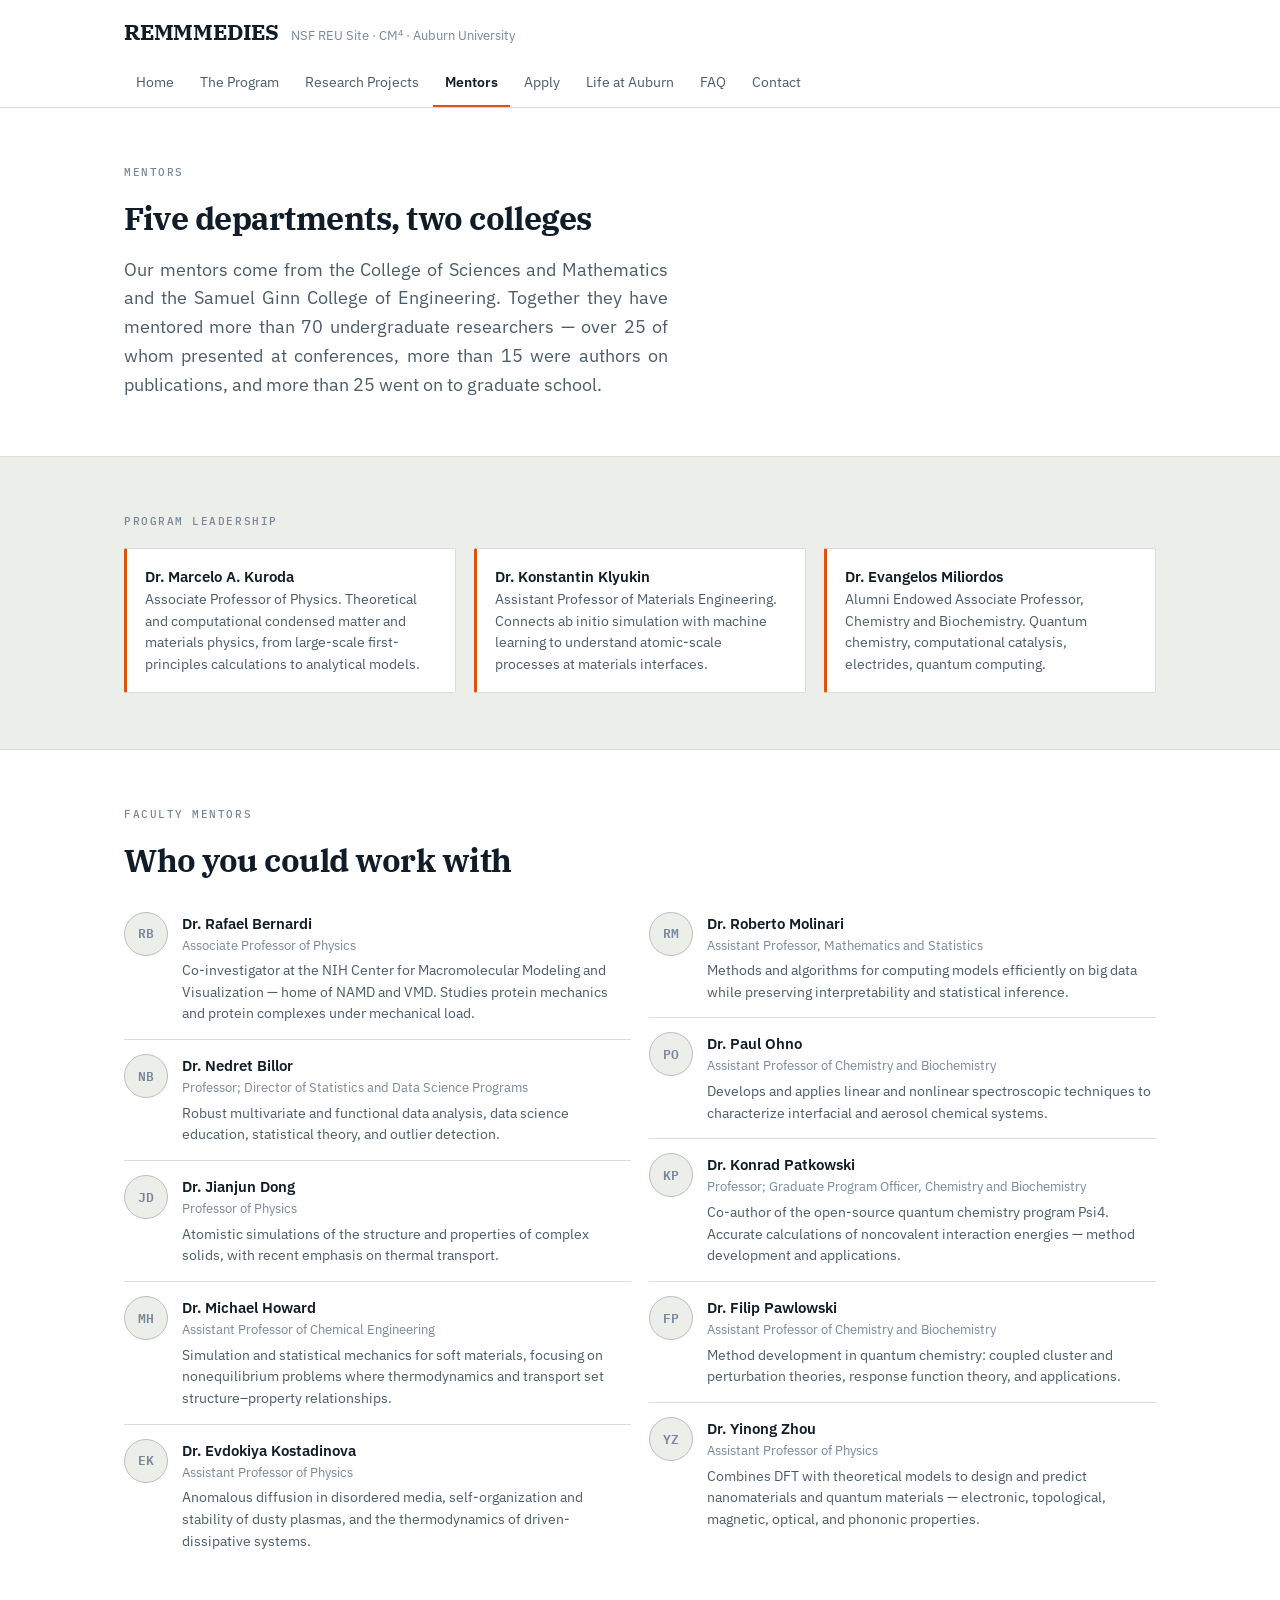
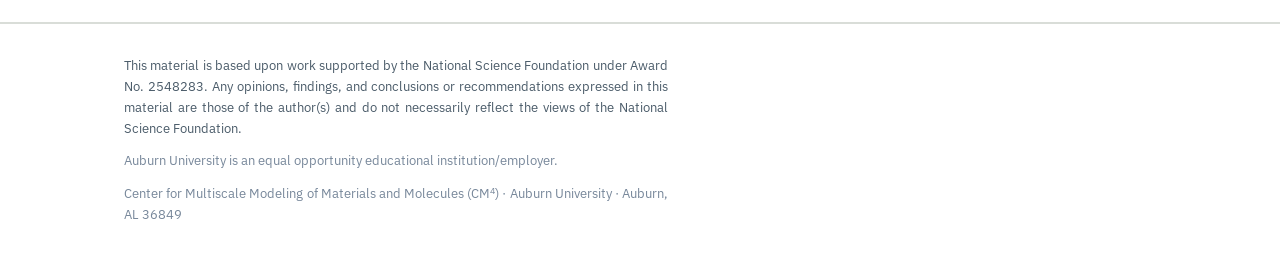
<file: mentors.html>
<!doctype html>
<html lang="en">
<head>
<meta charset="utf-8">
<meta name="viewport" content="width=device-width, initial-scale=1">
<title>Mentors · REMMMEDIES REU</title>
<meta name="description" content="Faculty mentors from Physics, Chemistry, Materials Engineering, Chemical Engineering and Statistics at Auburn University.">
<meta property="og:title" content="Mentors · REMMMEDIES REU">
<meta property="og:description" content="Faculty mentors from Physics, Chemistry, Materials Engineering, Chemical Engineering and Statistics at Auburn University.">
<meta property="og:type" content="website">
<meta name="theme-color" content="#03244D">
<link rel="icon" href="assets/img/favicon.svg" type="image/svg+xml">
<link rel="preconnect" href="https://fonts.googleapis.com">
<link rel="preconnect" href="https://fonts.gstatic.com" crossorigin>
<link rel="stylesheet" href="https://fonts.googleapis.com/css2?family=IBM+Plex+Mono:wght@400;500;600&family=IBM+Plex+Sans:wght@400;500;600;700&family=IBM+Plex+Serif:wght@400;600;700&display=swap">
<link rel="stylesheet" href="assets/css/site.css">
</head>
<body>
<a class="skip" href="#main">Skip to content</a>
<header class="mast">
  <div class="mast-inner">
    <a class="brand" href="index.html">
      <span class="mark">REMMMEDIES</span>
      <span class="sub">NSF REU Site · CM<sup>4</sup> · Auburn University</span>
    </a>
    <nav class="tabs" aria-label="Main">
      <a href="index.html">Home</a>
      <a href="program.html">The Program</a>
      <a href="research.html">Research Projects</a>
      <a href="mentors.html" aria-current="page">Mentors</a>
      <a href="apply.html">Apply</a>
      <a href="life.html">Life at Auburn</a>
      <a href="faq.html">FAQ</a>
      <a href="contact.html">Contact</a>
    </nav>
  </div>
</header>
<main id="main">

<section class="band paper">
  <div class="wrap stack">
    <p class="eyebrow">Mentors</p>
    <h1 class="sec">Five departments, two colleges</h1>
    <p class="lede">Our mentors come from the College of Sciences and Mathematics and the Samuel Ginn College of Engineering. Together they have mentored more than 70 undergraduate researchers — over 25 of whom presented at conferences, more than 15 were authors on publications, and more than 25 went on to graduate school.</p>
  </div>
</section>

<section class="band tint">
  <div class="wrap stack">
    <p class="eyebrow">Program leadership</p>
    <div class="grid g3">
      <div class="lead-card">
        <p class="nm">Dr. Marcelo A. Kuroda</p>
        <p class="bi">Associate Professor of Physics. Theoretical and computational condensed matter and materials physics, from large-scale first-principles calculations to analytical models.</p>
      </div>
      <div class="lead-card">
        <p class="nm">Dr. Konstantin Klyukin</p>
        <p class="bi">Assistant Professor of Materials Engineering. Connects ab initio simulation with machine learning to understand atomic-scale processes at materials interfaces.</p>
      </div>
      <div class="lead-card">
        <p class="nm">Dr. Evangelos Miliordos</p>
        <p class="bi">Alumni Endowed Associate Professor, Chemistry and Biochemistry. Quantum chemistry, computational catalysis, electrides, quantum computing.</p>
      </div>
    </div>
  </div>
</section>

<section class="band paper">
  <div class="wrap stack">
    <p class="eyebrow">Faculty mentors</p>
    <h2 class="sec">Who you could work with</h2>
    <div class="grid g2">
      <div class="peoplecol">
        <div class="person">
          <span class="avatar" aria-hidden="true">RB</span>
          <span class="pbody"><span class="nm">Dr. Rafael Bernardi</span><span class="rl">Associate Professor of Physics</span><span class="bi">Co-investigator at the NIH Center for Macromolecular Modeling and Visualization — home of NAMD and VMD. Studies protein mechanics and protein complexes under mechanical load.</span></span>
        </div>
        <div class="person">
          <span class="avatar" aria-hidden="true">NB</span>
          <span class="pbody"><span class="nm">Dr. Nedret Billor</span><span class="rl">Professor; Director of Statistics and Data Science Programs</span><span class="bi">Robust multivariate and functional data analysis, data science education, statistical theory, and outlier detection.</span></span>
        </div>
        <div class="person">
          <span class="avatar" aria-hidden="true">JD</span>
          <span class="pbody"><span class="nm">Dr. Jianjun Dong</span><span class="rl">Professor of Physics</span><span class="bi">Atomistic simulations of the structure and properties of complex solids, with recent emphasis on thermal transport.</span></span>
        </div>
        <div class="person">
          <span class="avatar" aria-hidden="true">MH</span>
          <span class="pbody"><span class="nm">Dr. Michael Howard</span><span class="rl">Assistant Professor of Chemical Engineering</span><span class="bi">Simulation and statistical mechanics for soft materials, focusing on nonequilibrium problems where thermodynamics and transport set structure&ndash;property relationships.</span></span>
        </div>
        <div class="person">
          <span class="avatar" aria-hidden="true">EK</span>
          <span class="pbody"><span class="nm">Dr. Evdokiya Kostadinova</span><span class="rl">Assistant Professor of Physics</span><span class="bi">Anomalous diffusion in disordered media, self-organization and stability of dusty plasmas, and the thermodynamics of driven-dissipative systems.</span></span>
        </div>
      </div>
      <div class="peoplecol">
        <div class="person">
          <span class="avatar" aria-hidden="true">RM</span>
          <span class="pbody"><span class="nm">Dr. Roberto Molinari</span><span class="rl">Assistant Professor, Mathematics and Statistics</span><span class="bi">Methods and algorithms for computing models efficiently on big data while preserving interpretability and statistical inference.</span></span>
        </div>
        <div class="person">
          <span class="avatar" aria-hidden="true">PO</span>
          <span class="pbody"><span class="nm">Dr. Paul Ohno</span><span class="rl">Assistant Professor of Chemistry and Biochemistry</span><span class="bi">Develops and applies linear and nonlinear spectroscopic techniques to characterize interfacial and aerosol chemical systems.</span></span>
        </div>
        <div class="person">
          <span class="avatar" aria-hidden="true">KP</span>
          <span class="pbody"><span class="nm">Dr. Konrad Patkowski</span><span class="rl">Professor; Graduate Program Officer, Chemistry and Biochemistry</span><span class="bi">Co-author of the open-source quantum chemistry program Psi4. Accurate calculations of noncovalent interaction energies — method development and applications.</span></span>
        </div>
        <div class="person">
          <span class="avatar" aria-hidden="true">FP</span>
          <span class="pbody"><span class="nm">Dr. Filip Pawlowski</span><span class="rl">Assistant Professor of Chemistry and Biochemistry</span><span class="bi">Method development in quantum chemistry: coupled cluster and perturbation theories, response function theory, and applications.</span></span>
        </div>
        <div class="person">
          <span class="avatar" aria-hidden="true">YZ</span>
          <span class="pbody"><span class="nm">Dr. Yinong Zhou</span><span class="rl">Assistant Professor of Physics</span><span class="bi">Combines DFT with theoretical models to design and predict nanomaterials and quantum materials — electronic, topological, magnetic, optical, and phononic properties.</span></span>
        </div>
      </div>
    </div>
  </div>
</section>

</main>
<footer class="site">
  <div class="wrap">
    <p class="ack">This material is based upon work supported by the National Science Foundation under Award No. 2548283. Any opinions, findings, and conclusions or recommendations expressed in this material are those of the author(s) and do not necessarily reflect the views of the National Science Foundation.</p>
    <p>Auburn University is an equal opportunity educational institution/employer.</p>
    <p>Center for Multiscale Modeling of Materials and Molecules (CM<sup>4</sup>) · Auburn University · Auburn, AL 36849</p>
  </div>
</footer>
</body>
</html>
</file>
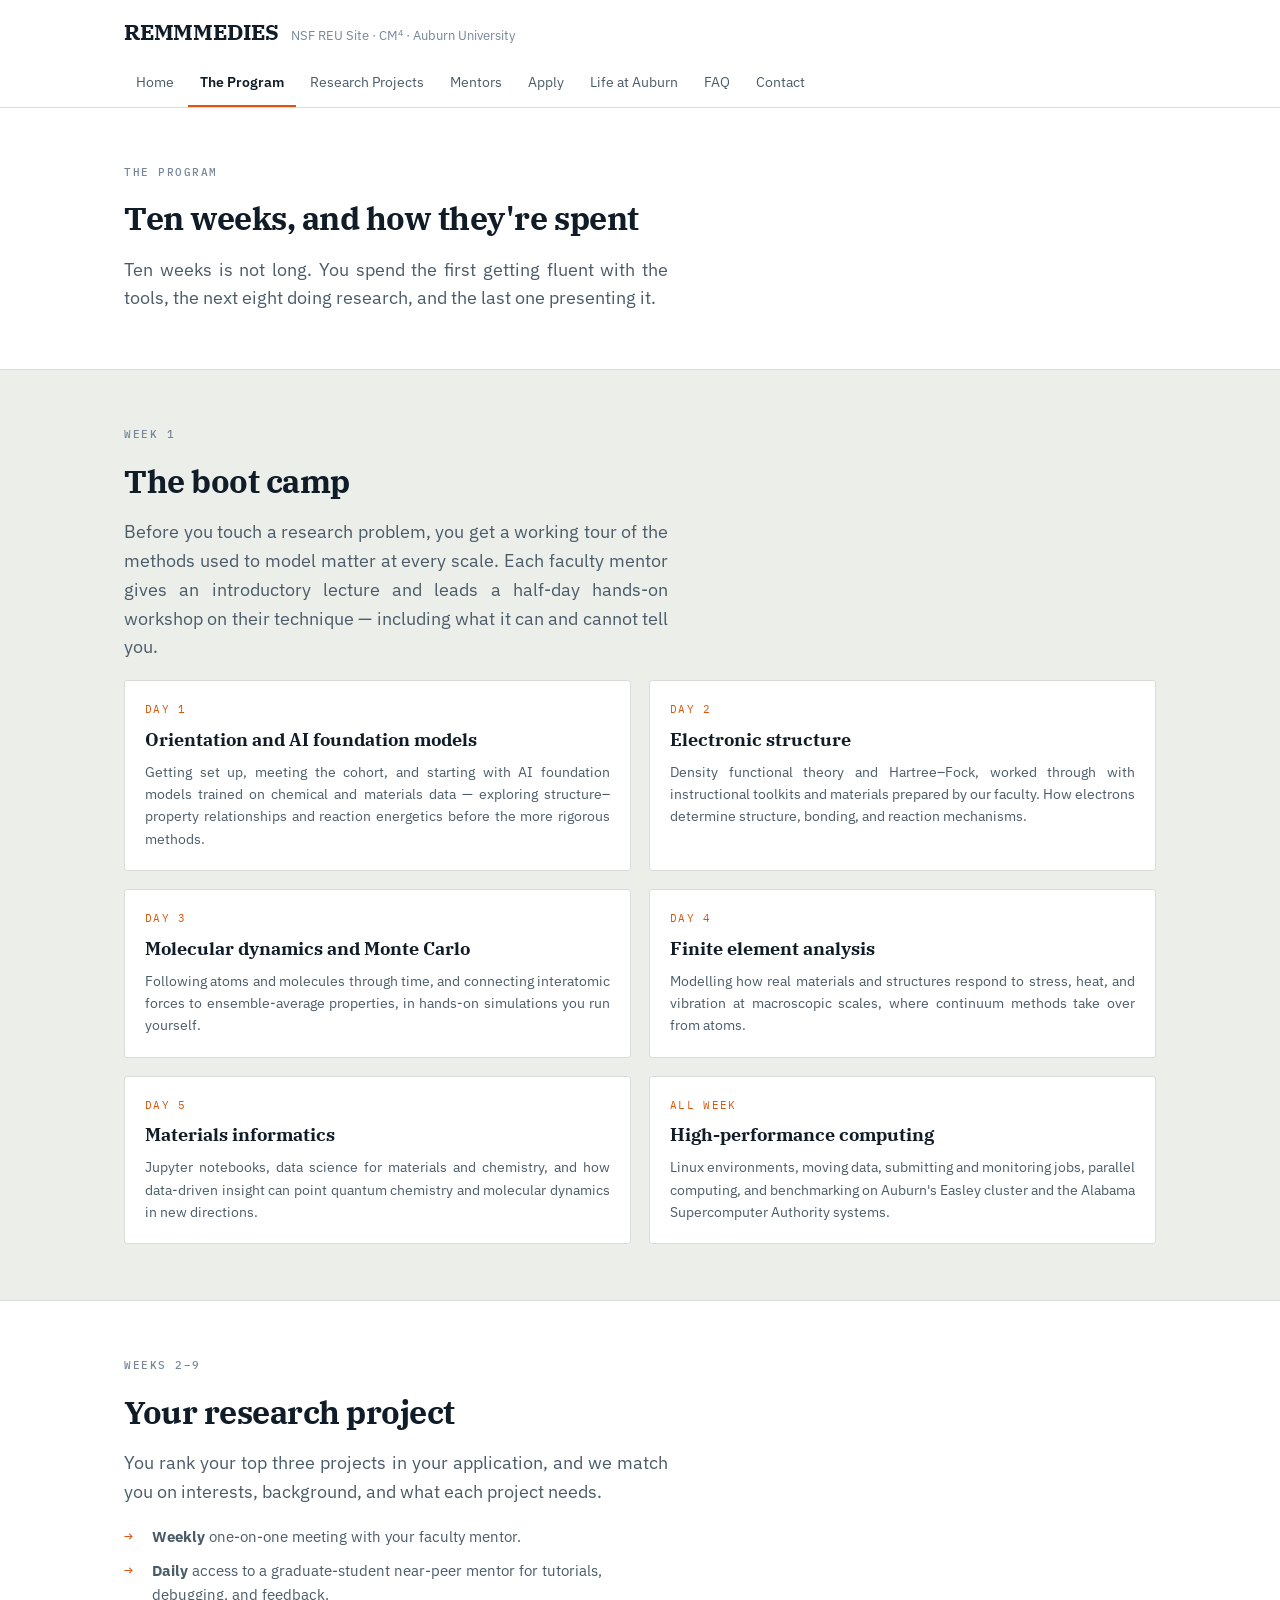
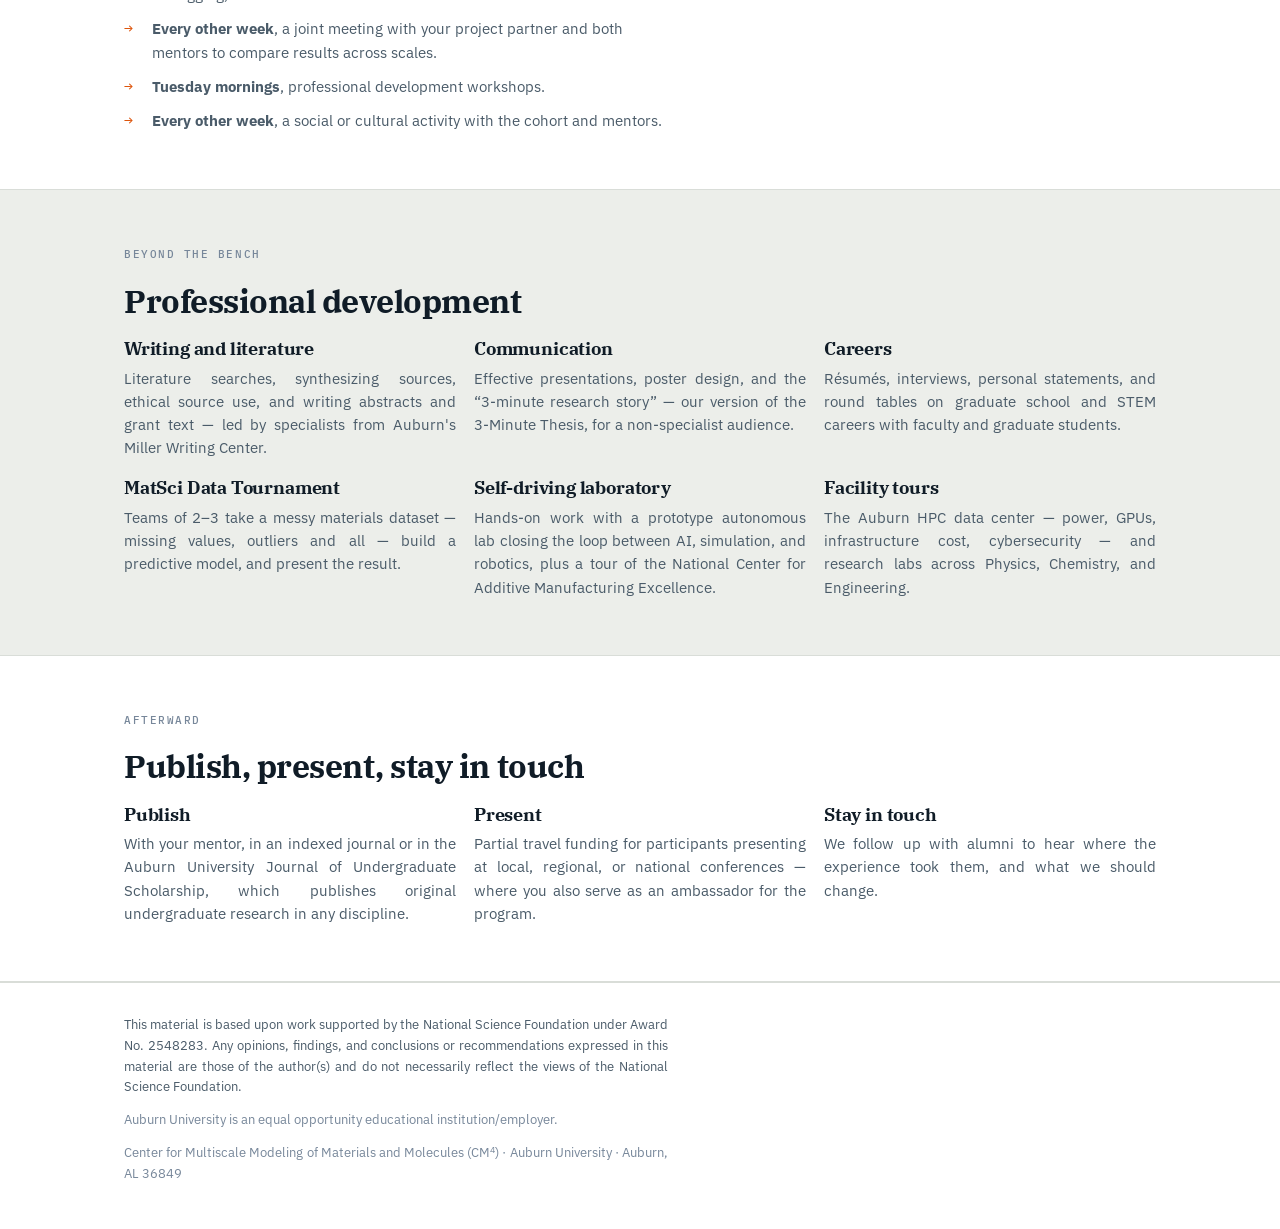
<file: program.html>
<!doctype html>
<html lang="en">
<head>
<meta charset="utf-8">
<meta name="viewport" content="width=device-width, initial-scale=1">
<title>The Program · REMMMEDIES REU</title>
<meta name="description" content="Ten weeks: a week-long boot camp in simulation methods, eight weeks of mentored research at two scales, and a closing research symposium.">
<meta property="og:title" content="The Program · REMMMEDIES REU">
<meta property="og:description" content="Ten weeks: a week-long boot camp in simulation methods, eight weeks of mentored research at two scales, and a closing research symposium.">
<meta property="og:type" content="website">
<meta name="theme-color" content="#03244D">
<link rel="icon" href="assets/img/favicon.svg" type="image/svg+xml">
<link rel="preconnect" href="https://fonts.googleapis.com">
<link rel="preconnect" href="https://fonts.gstatic.com" crossorigin>
<link rel="stylesheet" href="https://fonts.googleapis.com/css2?family=IBM+Plex+Mono:wght@400;500;600&family=IBM+Plex+Sans:wght@400;500;600;700&family=IBM+Plex+Serif:wght@400;600;700&display=swap">
<link rel="stylesheet" href="assets/css/site.css">
</head>
<body>
<a class="skip" href="#main">Skip to content</a>
<header class="mast">
  <div class="mast-inner">
    <a class="brand" href="index.html">
      <span class="mark">REMMMEDIES</span>
      <span class="sub">NSF REU Site · CM<sup>4</sup> · Auburn University</span>
    </a>
    <nav class="tabs" aria-label="Main">
      <a href="index.html">Home</a>
      <a href="program.html" aria-current="page">The Program</a>
      <a href="research.html">Research Projects</a>
      <a href="mentors.html">Mentors</a>
      <a href="apply.html">Apply</a>
      <a href="life.html">Life at Auburn</a>
      <a href="faq.html">FAQ</a>
      <a href="contact.html">Contact</a>
    </nav>
  </div>
</header>
<main id="main">

<section class="band paper">
  <div class="wrap stack">
    <p class="eyebrow">The program</p>
    <h1 class="sec">Ten weeks, and how they're spent</h1>
    <p class="lede">Ten weeks is not long. You spend the first getting fluent with the tools, the next eight doing research, and the last one presenting it.</p>
  </div>
</section>

<section class="band tint">
  <div class="wrap stack">
    <p class="eyebrow">Week 1</p>
    <h2 class="sec">The boot camp</h2>
    <p class="lede">Before you touch a research problem, you get a working tour of the methods used to model matter at every scale. Each faculty mentor gives an introductory lecture and leads a half-day hands-on workshop on their technique — including what it can and cannot tell you.</p>
    <div class="grid g2">
      <div class="proj"><p class="num">DAY 1</p><h3>Orientation and AI foundation models</h3><p class="d">Getting set up, meeting the cohort, and starting with AI foundation models trained on chemical and materials data — exploring structure&ndash;property relationships and reaction energetics before the more rigorous methods.</p></div>
      <div class="proj"><p class="num">DAY 2</p><h3>Electronic structure</h3><p class="d">Density functional theory and Hartree&ndash;Fock, worked through with instructional toolkits and materials prepared by our faculty. How electrons determine structure, bonding, and reaction mechanisms.</p></div>
      <div class="proj"><p class="num">DAY 3</p><h3>Molecular dynamics and Monte Carlo</h3><p class="d">Following atoms and molecules through time, and connecting interatomic forces to ensemble-average properties, in hands-on simulations you run yourself.</p></div>
      <div class="proj"><p class="num">DAY 4</p><h3>Finite element analysis</h3><p class="d">Modelling how real materials and structures respond to stress, heat, and vibration at macroscopic scales, where continuum methods take over from atoms.</p></div>
      <div class="proj"><p class="num">DAY 5</p><h3>Materials informatics</h3><p class="d">Jupyter notebooks, data science for materials and chemistry, and how data-driven insight can point quantum chemistry and molecular dynamics in new directions.</p></div>
      <div class="proj"><p class="num">ALL WEEK</p><h3>High-performance computing</h3><p class="d">Linux environments, moving data, submitting and monitoring jobs, parallel computing, and benchmarking on Auburn's Easley cluster and the Alabama Supercomputer Authority systems.</p></div>
    </div>
  </div>
</section>

<section class="band paper">
  <div class="wrap stack">
    <p class="eyebrow">Weeks 2&ndash;9</p>
    <h2 class="sec">Your research project</h2>
    <p class="lede">You rank your top three projects in your application, and we match you on interests, background, and what each project needs.</p>
    <ul class="tick">
      <li><strong>Weekly</strong> one-on-one meeting with your faculty mentor.</li>
      <li><strong>Daily</strong> access to a graduate-student near-peer mentor for tutorials, debugging, and feedback.</li>
      <li><strong>Every other week</strong>, a joint meeting with your project partner and both mentors to compare results across scales.</li>
      <li><strong>Tuesday mornings</strong>, professional development workshops.</li>
      <li><strong>Every other week</strong>, a social or cultural activity with the cohort and mentors.</li>
    </ul>
  </div>
</section>

<section class="band tint">
  <div class="wrap stack">
    <p class="eyebrow">Beyond the bench</p>
    <h2 class="sec">Professional development</h2>
    <div class="grid g3">
      <div class="point"><h3>Writing and literature</h3><p>Literature searches, synthesizing sources, ethical source use, and writing abstracts and grant text — led by specialists from Auburn's Miller Writing Center.</p></div>
      <div class="point"><h3>Communication</h3><p>Effective presentations, poster design, and the &ldquo;3-minute research story&rdquo; — our version of the 3-Minute Thesis, for a non-specialist audience.</p></div>
      <div class="point"><h3>Careers</h3><p>Résumés, interviews, personal statements, and round tables on graduate school and STEM careers with faculty and graduate students.</p></div>
      <div class="point"><h3>MatSci Data Tournament</h3><p>Teams of 2&ndash;3 take a messy materials dataset — missing values, outliers and all — build a predictive model, and present the result.</p></div>
      <div class="point"><h3>Self-driving laboratory</h3><p>Hands-on work with a prototype autonomous lab closing the loop between AI, simulation, and robotics, plus a tour of the National Center for Additive Manufacturing Excellence.</p></div>
      <div class="point"><h3>Facility tours</h3><p>The Auburn HPC data center — power, GPUs, infrastructure cost, cybersecurity — and research labs across Physics, Chemistry, and Engineering.</p></div>
    </div>
  </div>
</section>

<section class="band paper">
  <div class="wrap stack">
    <p class="eyebrow">Afterward</p>
    <h2 class="sec">Publish, present, stay in touch</h2>
    <div class="grid g3">
      <div class="point"><h3>Publish</h3><p>With your mentor, in an indexed journal or in the Auburn University Journal of Undergraduate Scholarship, which publishes original undergraduate research in any discipline.</p></div>
      <div class="point"><h3>Present</h3><p>Partial travel funding for participants presenting at local, regional, or national conferences — where you also serve as an ambassador for the program.</p></div>
      <div class="point"><h3>Stay in touch</h3><p>We follow up with alumni to hear where the experience took them, and what we should change.</p></div>
    </div>
  </div>
</section>
</main>
<footer class="site">
  <div class="wrap">
    <p class="ack">This material is based upon work supported by the National Science Foundation under Award No. 2548283. Any opinions, findings, and conclusions or recommendations expressed in this material are those of the author(s) and do not necessarily reflect the views of the National Science Foundation.</p>
    <p>Auburn University is an equal opportunity educational institution/employer.</p>
    <p>Center for Multiscale Modeling of Materials and Molecules (CM<sup>4</sup>) · Auburn University · Auburn, AL 36849</p>
  </div>
</footer>
</body>
</html>
</file>
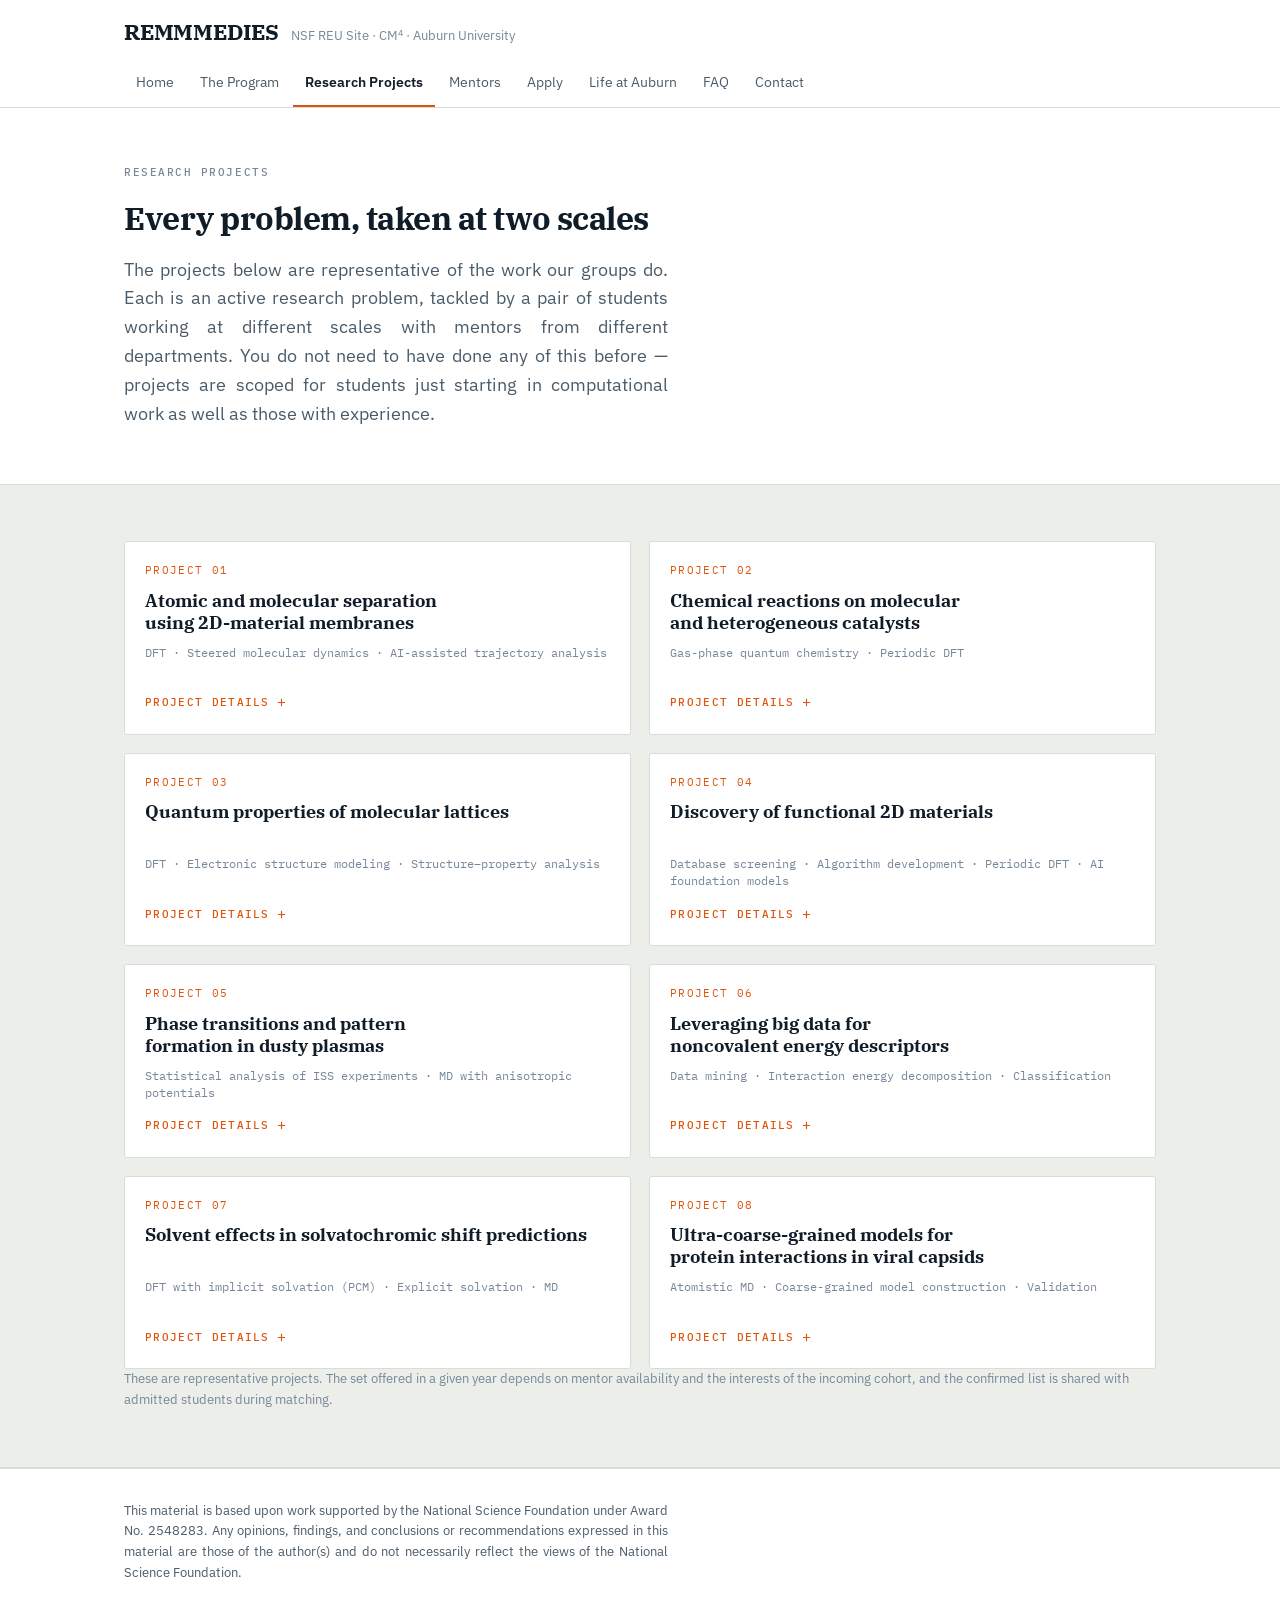
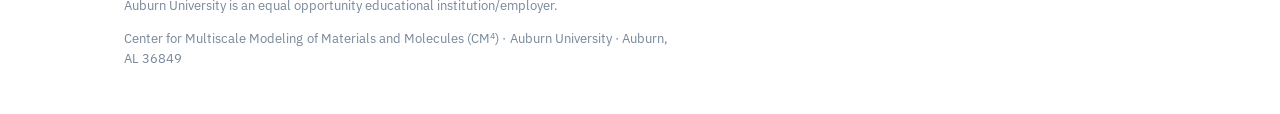
<file: research.html>
<!doctype html>
<html lang="en">
<head>
<meta charset="utf-8">
<meta name="viewport" content="width=device-width, initial-scale=1">
<title>Research Projects · REMMMEDIES REU</title>
<meta name="description" content="Representative research projects in 2D materials, catalysis, quantum materials, dusty plasmas, molecular interactions and viral capsids.">
<meta property="og:title" content="Research Projects · REMMMEDIES REU">
<meta property="og:description" content="Representative research projects in 2D materials, catalysis, quantum materials, dusty plasmas, molecular interactions and viral capsids.">
<meta property="og:type" content="website">
<meta name="theme-color" content="#03244D">
<link rel="icon" href="assets/img/favicon.svg" type="image/svg+xml">
<link rel="preconnect" href="https://fonts.googleapis.com">
<link rel="preconnect" href="https://fonts.gstatic.com" crossorigin>
<link rel="stylesheet" href="https://fonts.googleapis.com/css2?family=IBM+Plex+Mono:wght@400;500;600&family=IBM+Plex+Sans:wght@400;500;600;700&family=IBM+Plex+Serif:wght@400;600;700&display=swap">
<link rel="stylesheet" href="assets/css/site.css">
</head>
<body>
<a class="skip" href="#main">Skip to content</a>
<header class="mast">
  <div class="mast-inner">
    <a class="brand" href="index.html">
      <span class="mark">REMMMEDIES</span>
      <span class="sub">NSF REU Site · CM<sup>4</sup> · Auburn University</span>
    </a>
    <nav class="tabs" aria-label="Main">
      <a href="index.html">Home</a>
      <a href="program.html">The Program</a>
      <a href="research.html" aria-current="page">Research Projects</a>
      <a href="mentors.html">Mentors</a>
      <a href="apply.html">Apply</a>
      <a href="life.html">Life at Auburn</a>
      <a href="faq.html">FAQ</a>
      <a href="contact.html">Contact</a>
    </nav>
  </div>
</header>
<main id="main">

<section class="band paper">
  <div class="wrap stack">
    <p class="eyebrow">Research projects</p>
    <h1 class="sec">Every problem, taken at two scales</h1>
    <p class="lede">The projects below are representative of the work our groups do. Each is an active research problem, tackled by a pair of students working at different scales with mentors from different departments. You do not need to have done any of this before — projects are scoped for students just starting in computational work as well as those with experience.</p>
  </div>
</section>

<section class="band tint">
  <div class="wrap">
    <div class="grid g2 projgrid">
      <article class="proj">
        <p class="num">PROJECT 01</p>
        <h3>Atomic and molecular separation using 2D-material membranes</h3>
        <p class="meth">DFT · Steered molecular dynamics · AI-assisted trajectory analysis</p>
        <details class="projdet">
          <summary>Project details</summary>
          <p class="d">Two-dimensional materials make promising separation membranes: atomically thin, enormous surface-to-volume ratio, and pore edges you can chemically tailor to grab specific molecules. Which molecules a pore lets through depends on its size, geometry, and termination — exactly what simulation predicts well, and exactly what an experimentalist needs before fabricating anything.</p>
          <p class="d"><strong>You will</strong> analyze how pore geometry and functionalization set selectivity using DFT, and characterize molecular and ionic capture in nanopores with atomistic steered molecular dynamics in gas and liquid.</p>
        </details>
      </article>
      <article class="proj">
        <p class="num">PROJECT 02</p>
        <h3>Chemical reactions on molecular and heterogeneous catalysts</h3>
        <p class="meth">Gas-phase quantum chemistry · Periodic DFT</p>
        <details class="projdet">
          <summary>Project details</summary>
          <p class="d">Electrides are materials whose electrons belong to no particular atom. Our groups proposed a new kind — solvated electron precursor electrides — where molecules carrying diffuse electrons are anchored to a metal or insulator surface, giving far more control over where those electrons sit. That control is what makes them interesting for catalysis and quantum computing.</p>
          <p class="d"><strong>You will</strong> run gas-phase calculations of catalyzed transformations, then the same reactions with the catalyst anchored to a metal and to an insulator — learning both the isolated-molecule and periodic-boundary toolkits.</p>
        </details>
      </article>
      <article class="proj">
        <p class="num">PROJECT 03</p>
        <h3>Quantum properties of molecular lattices</h3>
        <p class="meth">DFT · Electronic structure modeling · Structure&ndash;property analysis</p>
        <details class="projdet">
          <summary>Project details</summary>
          <p class="d">Nature does not supply many materials with the quantum properties we want, so researchers build them — arranging individual atoms and molecules on surfaces into artificial lattices. The number of possible combinations explodes, which makes the structure&ndash;property relationship the bottleneck for discovery.</p>
          <p class="d"><strong>You will</strong> study atoms and molecules on surfaces with DFT, assess how deposited elements couple into quantum phases, and catalog component properties against the relationships that emerge.</p>
        </details>
      </article>
      <article class="proj">
        <p class="num">PROJECT 04</p>
        <h3>Discovery of functional 2D materials</h3>
        <p class="meth">Database screening · Algorithm development · Periodic DFT · AI foundation models</p>
        <details class="projdet">
          <summary>Project details</summary>
          <p class="d">2D materials could reshape electronics and energy technology — but only the ones we can actually make. This project asks which new 2D materials could be produced by selectively etching specific elements out of layered 3D phases, combining materials informatics with quantum chemistry across two groups.</p>
          <p class="d"><strong>You will</strong> screen materials databases, adapt algorithms to find layered structures with intercalated cations, and calculate extraction and exfoliation energies to judge synthesizability.</p>
        </details>
      </article>
      <article class="proj">
        <p class="num">PROJECT 05</p>
        <h3>Phase transitions and pattern formation in dusty plasmas</h3>
        <p class="meth">Statistical analysis of ISS experiments · MD with anisotropic potentials</p>
        <details class="projdet">
          <summary>Project details</summary>
          <p class="d">A dusty plasma — charged micron-sized particles suspended in low-temperature plasma — is big enough to watch particle by particle, yet it self-assembles, layers, and forms patterns that look strikingly like liquid-crystal phase transitions. That makes it a macroscopic analogue for studying universality and critical behavior.</p>
          <p class="d"><strong>You will</strong> analyze experiments performed in the Plasmakristall-4 facility aboard the International Space Station, and run molecular dynamics with anisotropic potentials to reproduce the structures observed.</p>
        </details>
      </article>
      <article class="proj">
        <p class="num">PROJECT 06</p>
        <h3>Leveraging big data for noncovalent energy descriptors</h3>
        <p class="meth">Data mining · Interaction energy decomposition · Classification</p>
        <details class="projdet">
          <summary>Project details</summary>
          <p class="d">Weak interactions between molecules determine the properties of clusters, liquids, solids, and biomolecular assemblies — and chemists describe them with fuzzy categories: hydrogen-bonded, halogen-bonded, &pi;-stacked. This project uses the open-source QCArchive database to translate those labels into quantitative energy components.</p>
          <p class="d"><strong>You will</strong> program data-mining workflows against QCArchive, partition interaction energies into electrostatic, exchange, induction, and dispersion parts, and automate classification of complexes.</p>
        </details>
      </article>
      <article class="proj">
        <p class="num">PROJECT 07</p>
        <h3>Solvent effects in solvatochromic shift predictions</h3>
        <p class="meth">DFT with implicit solvation (PCM) · Explicit solvation · MD</p>
        <details class="projdet">
          <summary>Project details</summary>
          <p class="d">Solvatochromic molecules shift the wavelengths they absorb and emit depending on their local environment, which makes them useful probes for the phase state of aerosol particles as humidity changes. Predicting those shifts means deciding how much solvent you can afford to model explicitly — the central accuracy-versus-cost question in solvation modeling.</p>
          <p class="d"><strong>You will</strong> compute spectra with a polarizable continuum, then with the first solvation shell explicit, then fully explicit at the MD level — comparing all three against experiment.</p>
        </details>
      </article>
      <article class="proj">
        <p class="num">PROJECT 08</p>
        <h3>Ultra-coarse-grained models for protein interactions in viral capsids</h3>
        <p class="meth">Atomistic MD · Coarse-grained model construction · Validation</p>
        <details class="projdet">
          <summary>Project details</summary>
          <p class="d">A viral capsid is a protein shell that assembles itself around a virus's genetic material — central to the viral life cycle, and therefore a drug target. It is hard to watch experimentally and too large for atomistic simulation, which leaves coarse-graining. Our group recently developed a way to approximate the anisotropic interactions between proteins from limited data.</p>
          <p class="d"><strong>You will</strong> run atomistic MD of capsid proteins from satellite tobacco mosaic virus to generate training data, build ultra-coarse-grained models from it, and test and validate them.</p>
        </details>
      </article>
    </div>
    <p class="fineprint">These are representative projects. The set offered in a given year depends on mentor availability and the interests of the incoming cohort, and the confirmed list is shared with admitted students during matching.</p>
  </div>
</section>
</main>
<footer class="site">
  <div class="wrap">
    <p class="ack">This material is based upon work supported by the National Science Foundation under Award No. 2548283. Any opinions, findings, and conclusions or recommendations expressed in this material are those of the author(s) and do not necessarily reflect the views of the National Science Foundation.</p>
    <p>Auburn University is an equal opportunity educational institution/employer.</p>
    <p>Center for Multiscale Modeling of Materials and Molecules (CM<sup>4</sup>) · Auburn University · Auburn, AL 36849</p>
  </div>
</footer>
</body>
</html>
</file>
<file: assets/css/site.css>
/* ==========================================================================
   REMMMEDIES REU — site styles
   Palette: Auburn navy #03244D, Auburn orange #DD550C, cool-neutral grounds.
   Type:    IBM Plex Serif (headings) / IBM Plex Sans (body) / IBM Plex Mono (data)
   Themes:  light by default, dark via prefers-color-scheme.
   ========================================================================== */

:root{
  --ground:#F6F6F3;
  --surface:#FFFFFF;
  --surface-2:#ECEEEA;
  --ink:#101C27;
  --ink-2:#4A5B69;
  --ink-3:#77879A;
  --navy:#03244D;
  --orange:#DD550C;
  --orange-hover:#C44A09;
  --orange-soft:#F2E4DA;
  --rule:#D9DDD8;
  --rule-strong:#B9C0BC;
  --hero-bg:#03244D;
  --link:#0C3A73;
  --maxw:1080px;
  /* one shared measure for every column of running text, so the text
     column is the same width on every page regardless of type size */
  --measure:34rem;
}

@media (prefers-color-scheme: dark){
  :root{
    --ground:#0B131A;
    --surface:#121C25;
    --surface-2:#182430;
    --ink:#E7ECEF;
    --ink-2:#A8B6C1;
    --ink-3:#7D8D9B;
    --navy:#8FB6E8;
    --orange:#FF8447;
    --orange-hover:#FF9A67;
    --orange-soft:#33221A;
    --rule:#243441;
    --rule-strong:#33475A;
    --hero-bg:#0A1E33;
    --link:#8FB6E8;
  }
}

*{box-sizing:border-box}

html{scroll-behavior:smooth}
@media (prefers-reduced-motion:reduce){
  html{scroll-behavior:auto}
  *{animation:none !important;transition:none !important}
}

body{
  margin:0;
  background:var(--ground);
  color:var(--ink);
  font-family:"IBM Plex Sans",-apple-system,BlinkMacSystemFont,"Segoe UI",Roboto,sans-serif;
  font-size:16px;
  line-height:1.6;
  -webkit-font-smoothing:antialiased;
}

h1,h2,h3,h4{
  font-family:"IBM Plex Serif",Georgia,"Times New Roman",serif;
  margin:0;line-height:1.2;text-wrap:balance;
}
p{margin:0}
img{max-width:100%;height:auto}

a{color:var(--link);text-decoration-thickness:1px;text-underline-offset:2px}
a:hover{text-decoration-thickness:2px}

:focus-visible{outline:2px solid var(--orange);outline-offset:3px;border-radius:2px}

.visually-hidden{
  position:absolute;width:1px;height:1px;padding:0;margin:-1px;
  overflow:hidden;clip:rect(0 0 0 0);white-space:nowrap;border:0;
}

.skip{
  position:absolute;left:-9999px;top:0;z-index:100;
  background:var(--orange);color:#fff;padding:10px 16px;font-weight:600;
}
.skip:focus{left:0}

/* Superscripts (CM4) sit inline without disturbing line height. */
sup{font-size:.72em;line-height:0;vertical-align:.42em}

/* ---------- layout helpers ---------- */
.wrap{max-width:var(--maxw);margin:0 auto;padding:0 24px}
.stack{display:flex;flex-direction:column;gap:18px}
.narrow{max-width:var(--measure)}
/* .narrow applied to the container itself would shrink .wrap and centre the
   whole section, pushing it inward from every other section's left edge.
   Keep the container full width and constrain its children instead. */
.wrap.narrow{max-width:var(--maxw)}
.wrap.narrow > *{max-width:var(--measure)}
.grid{display:grid;gap:18px}
.g2{grid-template-columns:1fr}
.g3{grid-template-columns:1fr}
.g4{grid-template-columns:repeat(2,1fr)}
@media(min-width:700px){
  .g2{grid-template-columns:1fr 1fr}
  .g3{grid-template-columns:repeat(3,1fr)}
}
@media(min-width:900px){
  .g4{grid-template-columns:repeat(4,1fr)}
}

.eyebrow{
  font-family:"IBM Plex Mono",ui-monospace,SFMono-Regular,Menlo,monospace;
  font-size:11px;font-weight:500;letter-spacing:.14em;
  text-transform:uppercase;color:var(--ink-3);
}
h1.sec,h2.sec{font-size:clamp(24px,3.2vw,32px);letter-spacing:-.015em}
h3.sub{font-size:19px;letter-spacing:-.01em}
/* A longer heading that should sit over its own text column rather than span
   the full page width. */
h1.sec-sm,h2.sec-sm{font-size:clamp(20px,2.3vw,25px);line-height:1.25}
.lede{font-size:18px;color:var(--ink-2);max-width:var(--measure)}
.fineprint{font-size:13px;color:var(--ink-3)}

/* Running prose is justified with hyphenation on, so every text block has the
   same flush right edge and blocks read as the same size page to page.
   Headings, labels, nav, tables and mono text stay ragged. */
.lede,
.narrow p,
.point p,
.proj .d,
.callout p,
details.faq p,
details.projdet p,
footer.site p{
  text-align:justify;
  text-justify:inter-word;
  hyphens:auto;
  -webkit-hyphens:auto;
}

/* ---------- masthead ---------- */
.mast{
  background:var(--surface);
  border-bottom:1px solid var(--rule);
  position:sticky;top:0;z-index:20;
}
.mast-inner{
  max-width:var(--maxw);margin:0 auto;padding:14px 24px 0;
  display:flex;flex-direction:column;gap:12px;
}
.brand{
  display:flex;align-items:baseline;gap:12px;flex-wrap:wrap;
  text-decoration:none;color:inherit;
}
.brand:hover{text-decoration:none}
.brand .mark{
  font-family:"IBM Plex Serif",serif;font-weight:700;font-size:22px;
  letter-spacing:-.01em;color:var(--ink);
}
.brand .sub{font-size:12.5px;color:var(--ink-3)}

nav.tabs{display:flex;gap:2px;overflow-x:auto;scrollbar-width:none;-webkit-overflow-scrolling:touch}
nav.tabs::-webkit-scrollbar{display:none}
nav.tabs a{
  font-size:14px;color:var(--ink-2);text-decoration:none;
  padding:10px 12px 11px;white-space:nowrap;
  border-bottom:2px solid transparent;
}
nav.tabs a:hover{color:var(--ink);text-decoration:none}
nav.tabs a[aria-current="page"]{color:var(--ink);border-bottom-color:var(--orange);font-weight:600}

/* ---------- bands ---------- */
.band{padding:56px 0;border-bottom:1px solid var(--rule)}
.band.tint{background:var(--surface-2)}
.band.paper{background:var(--surface)}

/* ---------- hero ---------- */
.hero{background:var(--hero-bg);border-bottom:1px solid var(--rule)}
.hero-inner{
  max-width:var(--maxw);margin:0 auto;padding:52px 24px 44px;
  display:grid;gap:34px;grid-template-columns:1fr;
}
@media(min-width:900px){
  .hero-inner{grid-template-columns:1.15fr .85fr;align-items:center;padding:64px 24px 56px}
}
.hero .eyebrow{color:#93B4D8}
.hero h1{font-size:clamp(38px,6vw,62px);letter-spacing:-.03em;color:#fff;line-height:1.02;margin-top:10px}
.hero .tag{font-size:19px;color:#CBDAEA;max-width:46ch;margin-top:14px}

.factline{
  display:flex;flex-wrap:wrap;gap:8px 10px;margin-top:22px;
  font-family:"IBM Plex Mono",monospace;font-size:12.5px;color:#A9C4DE;
}
.factline > span{background:rgba(255,255,255,.08);padding:5px 10px;border-radius:2px}
.hero .factline .ph{background:rgba(221,85,12,.18);color:#FFB489;border-color:#FFB489}

.cta-row{display:flex;flex-wrap:wrap;gap:12px;margin-top:26px}

.btn{
  display:inline-block;font-size:14.5px;font-weight:600;font-family:inherit;
  padding:12px 20px;border-radius:2px;text-decoration:none;
  border:1px solid transparent;cursor:pointer;
}
.btn:hover{text-decoration:none}
.btn-primary{background:var(--orange);color:#fff}
.btn-primary:hover{background:var(--orange-hover);color:#fff}
.btn-ghost{background:transparent;color:#fff;border-color:rgba(255,255,255,.45)}
.btn-ghost:hover{background:rgba(255,255,255,.1);color:#fff}

/* ---------- hero artwork ---------- */
.heroart{margin:0;display:flex;flex-direction:column;gap:10px}
.heroart img{
  display:block;width:100%;height:auto;border-radius:3px;
  border:1px solid rgba(255,255,255,.14);
  box-shadow:0 18px 40px -22px rgba(0,0,0,.75);
}
.heroart figcaption{
  font-family:"IBM Plex Mono",monospace;font-size:11.5px;line-height:1.5;
  color:#8FAECD;
}

/* ---------- scale ladder ---------- */
.ladder{
  border:1px solid rgba(255,255,255,.16);
  background:rgba(255,255,255,.04);
  padding:20px;border-radius:3px;
}
.ladder .cap{
  font-family:"IBM Plex Mono",monospace;font-size:10.5px;letter-spacing:.12em;
  text-transform:uppercase;color:#8FAECD;margin-bottom:14px;
}
.rung{
  display:grid;grid-template-columns:74px 1fr;gap:12px;align-items:center;
  padding:9px 0;border-top:1px solid rgba(255,255,255,.1);
}
.rung:first-of-type{border-top:0}
.rung .u{font-family:"IBM Plex Mono",monospace;font-size:11.5px;color:#8FAECD;text-align:right}
.rung .m{font-size:13.5px;color:#E4EDF6}
.rung .m em{
  display:block;font-style:normal;font-size:11.5px;color:#93B4D8;
  font-family:"IBM Plex Mono",monospace;
}

/* ---------- stats ---------- */
.stat{border-top:2px solid var(--orange);padding-top:12px;display:flex;flex-direction:column}
.stat .n{
  font-family:"IBM Plex Serif",serif;font-size:30px;font-weight:700;
  letter-spacing:-.02em;font-variant-numeric:tabular-nums;
}
.stat .l{font-size:13.5px;color:var(--ink-2);margin-top:2px}

/* ---------- points ---------- */
.point{display:flex;flex-direction:column;gap:7px}
.point h3{font-size:18px;letter-spacing:-.01em}
.point p{font-size:14.5px;color:var(--ink-2)}

/* ---------- project / step cards ---------- */
.proj{
  background:var(--surface);border:1px solid var(--rule);border-radius:3px;
  padding:20px;display:flex;flex-direction:column;gap:10px;
}
.band.paper .proj{background:var(--ground)}
.proj .num{font-family:"IBM Plex Mono",monospace;font-size:11px;letter-spacing:.12em;color:var(--orange)}
.proj h3{font-size:17.5px;line-height:1.25}
.proj .who{font-size:13px;color:var(--ink-2)}
.proj .meth{font-family:"IBM Plex Mono",monospace;font-size:11.5px;color:var(--ink-3);line-height:1.5}
.proj .d{font-size:14px;color:var(--ink-2)}

/* Uniform card headers: reserve two lines for the title and the methods line, so every collapsed card is the same height and the
   "Project details" toggles line up across the grid. */
.projgrid .proj h3{min-height:2.5em}
.projgrid .proj .meth{min-height:3em}
.projgrid .proj > details{margin-top:auto}

/* Project cards size to their own content, so expanding one does not stretch
   its neighbour in the same grid row. */
.projgrid{align-items:start}

/* Collapsible project descriptions — native <details>, no JavaScript. */
details.projdet summary{
  cursor:pointer;list-style:none;
  display:inline-flex;align-items:center;gap:7px;
  font-family:"IBM Plex Mono",monospace;font-size:11px;font-weight:500;
  letter-spacing:.12em;text-transform:uppercase;color:var(--orange);
  padding:2px 0;
}
details.projdet summary::-webkit-details-marker{display:none}
details.projdet summary::after{
  content:"+";font-size:15px;line-height:1;font-weight:400;
  position:relative;top:-1px;
}
details.projdet[open] summary::after{content:"\2013"}
details.projdet summary:hover{text-decoration:underline;text-underline-offset:3px}
details.projdet[open] summary{margin-bottom:12px}
details.projdet .d + .d{margin-top:10px}

/* ---------- people ---------- */
.peoplecol{display:flex;flex-direction:column}
.person{display:flex;gap:14px;align-items:flex-start;padding:14px 0;border-top:1px solid var(--rule)}
.person:first-child{border-top:0}
.avatar{
  width:44px;height:44px;flex:none;border-radius:50%;
  background:var(--surface-2);border:1px solid var(--rule-strong);
  display:grid;place-items:center;
  font-family:"IBM Plex Mono",monospace;font-size:13px;font-weight:600;color:var(--ink-3);
}
.band.tint .avatar{background:var(--surface)}
.pbody{display:flex;flex-direction:column}
.person .nm{font-weight:600;font-size:15px}
.person .rl{font-size:13px;color:var(--ink-3)}
.person .bi{font-size:13.5px;color:var(--ink-2);margin-top:4px}

.lead-card{
  background:var(--surface);border:1px solid var(--rule);
  border-left:3px solid var(--orange);border-radius:2px;padding:16px 18px;
}
.lead-card .nm{font-weight:600;font-size:15px}
.lead-card .role{
  color:var(--orange);font-family:"IBM Plex Mono",monospace;font-size:11.5px;
  letter-spacing:.08em;text-transform:uppercase;margin:4px 0 8px;
}
.lead-card .bi{font-size:13.5px;color:var(--ink-2)}

/* ---------- tables ---------- */
.tablewrap{overflow-x:auto;border:1px solid var(--rule);border-radius:3px;background:var(--surface)}
.band.paper .tablewrap{background:var(--ground)}
table{border-collapse:collapse;width:100%;min-width:600px;font-size:14px}
th,td{text-align:left;padding:10px 14px;border-bottom:1px solid var(--rule);vertical-align:top}
thead th{
  font-family:"IBM Plex Mono",monospace;font-size:11px;letter-spacing:.1em;
  text-transform:uppercase;color:var(--ink-3);font-weight:500;background:var(--surface-2);
}
tbody tr:last-child td{border-bottom:0}
td.wk{font-family:"IBM Plex Mono",monospace;color:var(--ink-3);font-variant-numeric:tabular-nums;width:64px}

/* ---------- key / value ---------- */
.kv{
  border:1px solid var(--rule);border-radius:3px;background:var(--surface);
  max-width:560px;display:flex;flex-direction:column;
}
.band.paper .kv{background:var(--ground)}
.kv > div{
  display:flex;justify-content:space-between;gap:16px;
  padding:12px 16px;border-bottom:1px solid var(--rule);font-size:14.5px;
}
.kv > div:last-child{border-bottom:0}
.kv .k{color:var(--ink-2)}
.kv .v{font-family:"IBM Plex Mono",monospace;font-weight:500;text-align:right}

/* ---------- lists ---------- */
ul.clean{margin:0;padding-left:1.1em;display:flex;flex-direction:column;gap:7px;font-size:15px;color:var(--ink-2)}
ul.clean li::marker{color:var(--orange)}

ul.tick{list-style:none;margin:0;padding:0;display:flex;flex-direction:column;gap:10px;font-size:15px;max-width:var(--measure)}
ul.tick li{position:relative;padding-left:28px;color:var(--ink-2)}
ul.tick li::before{
  content:"\2192";position:absolute;left:0;top:0;
  color:var(--orange);font-family:"IBM Plex Mono",monospace;
}

/* ---------- callouts ---------- */
.callout{background:var(--surface);border:1px solid var(--rule);border-radius:3px;padding:20px 22px;font-size:15px}
.band.paper .callout{background:var(--ground)}
.callout.warm{background:var(--orange-soft);border-color:transparent;color:var(--ink)}
.callout .d{font-size:14px;color:var(--ink-2);margin-top:10px}
.bigmono{font-size:19px;font-family:"IBM Plex Mono",monospace;margin-top:6px;display:inline-block}
.addr{font-size:14.5px;color:var(--ink-2);margin-top:6px}

/* ---------- FAQ ---------- */
.faqlist{max-width:var(--measure)}
details.faq{border-bottom:1px solid var(--rule)}
details.faq summary{
  cursor:pointer;padding:14px 0;font-weight:600;font-size:15.5px;list-style:none;
  display:flex;justify-content:space-between;gap:16px;align-items:baseline;
}
details.faq summary::-webkit-details-marker{display:none}
details.faq summary::after{
  content:"+";font-family:"IBM Plex Mono",monospace;color:var(--orange);
  font-weight:400;font-size:17px;
}
details.faq[open] summary::after{content:"\2013"}
details.faq p{padding:0 0 16px;font-size:14.5px;color:var(--ink-2)}

/* ---------- CTA band ---------- */
.ctaband{background:var(--hero-bg);padding:48px 0;text-align:center}
.ctaband .wrap{align-items:center}
.ctaband h2{color:#fff;font-size:26px}
.ctaband p{color:#BCD1E6;font-size:15px}

/* ---------- placeholders ----------
   Every [[TOKEN]] left in the site is wrapped in .ph so it is impossible to
   miss. Delete this rule once all placeholders are filled in — or better,
   just make sure none remain.                                              */
.ph{
  font-family:"IBM Plex Mono",monospace;font-size:.88em;
  background:var(--orange-soft);color:var(--orange);
  padding:1px 6px;border-radius:2px;border:1px dashed var(--orange);
  white-space:nowrap;
}

/* ---------- footer ---------- */
footer.site{
  background:var(--surface);border-top:1px solid var(--rule);
  padding:32px 0 44px;font-size:13px;color:var(--ink-3);
}
footer.site .wrap{display:flex;flex-direction:column;gap:12px}
footer.site p{max-width:var(--measure)}
footer.site .ack{color:var(--ink-2)}

/* ---------- 404 ---------- */
.notfound{padding:90px 0;text-align:center}
.notfound h1{font-size:clamp(30px,6vw,52px);letter-spacing:-.02em}
.notfound p{color:var(--ink-2);margin-top:12px}
.notfound .cta-row{justify-content:center}

/* ---------- print ---------- */
@media print{
  .mast,.ctaband,.skip{display:none}
  body{background:#fff;color:#000}
  .band{border:0;padding:20px 0}
}
</file>
